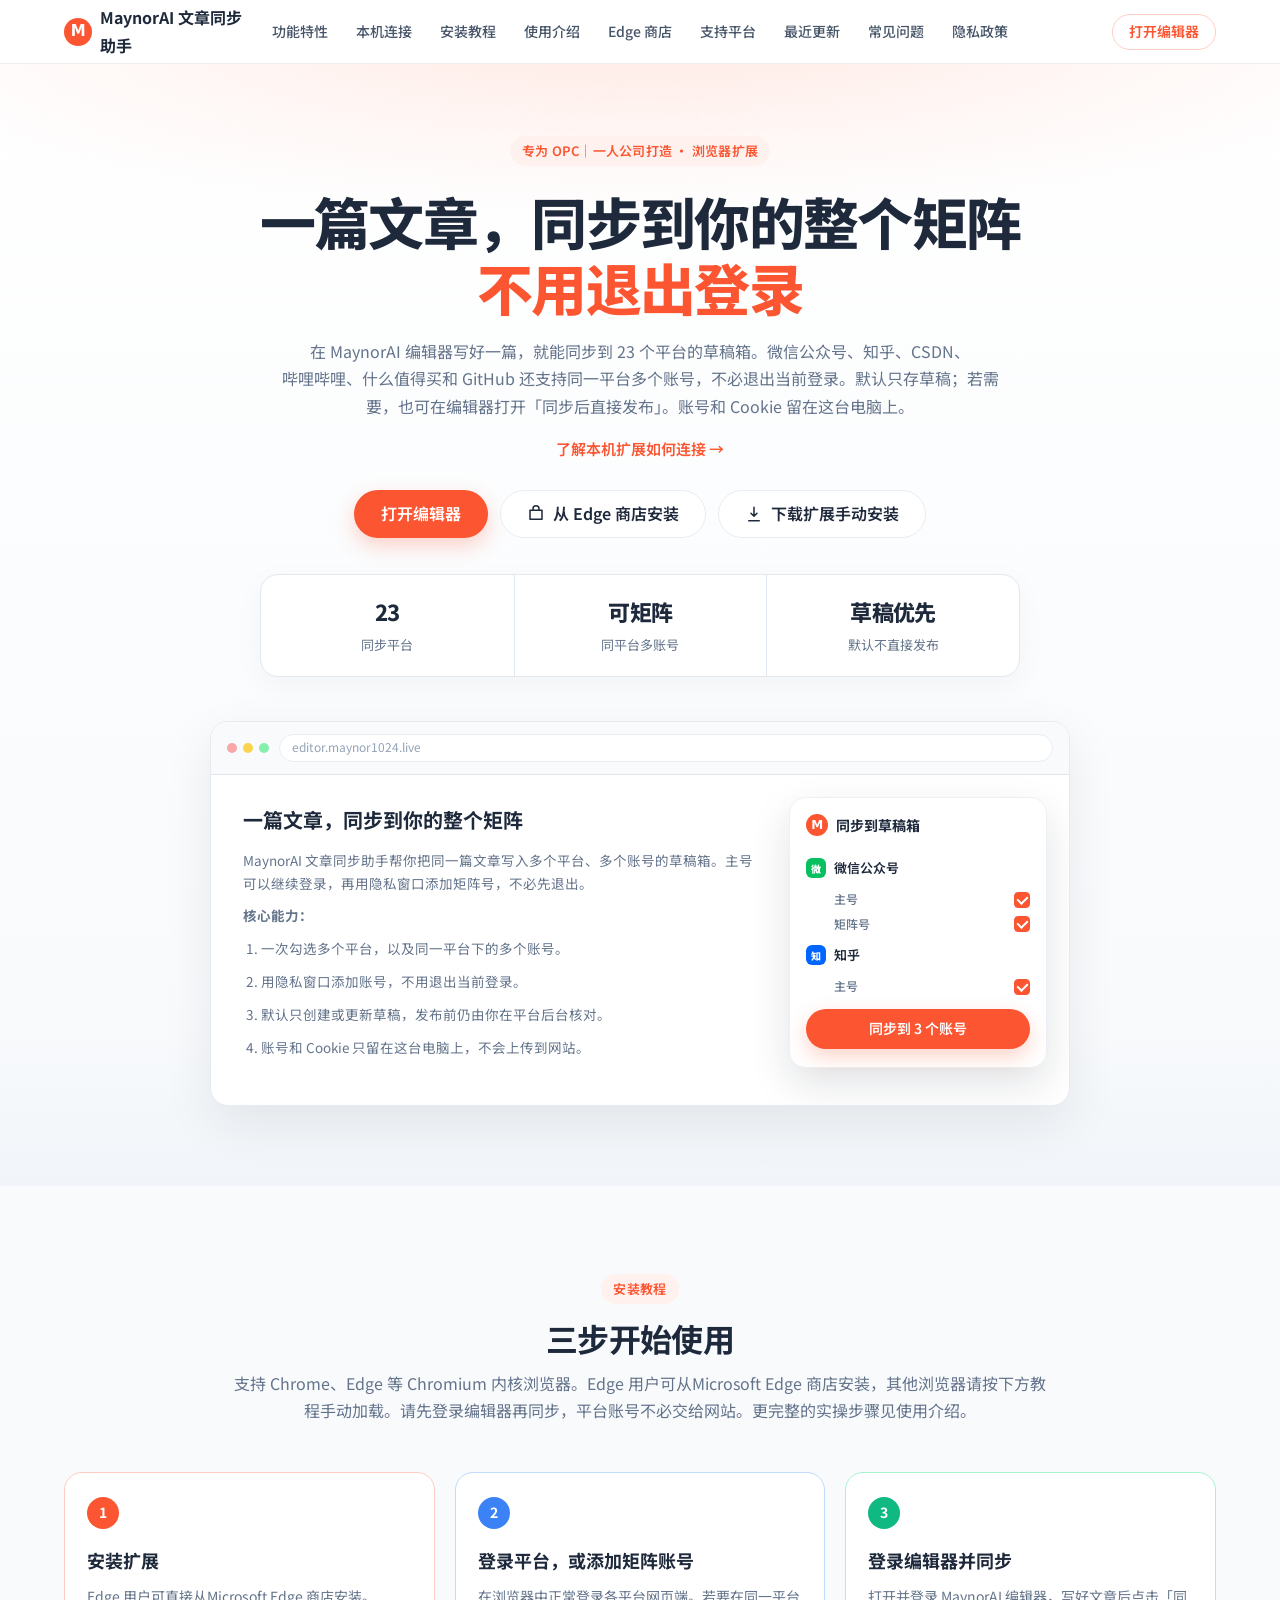
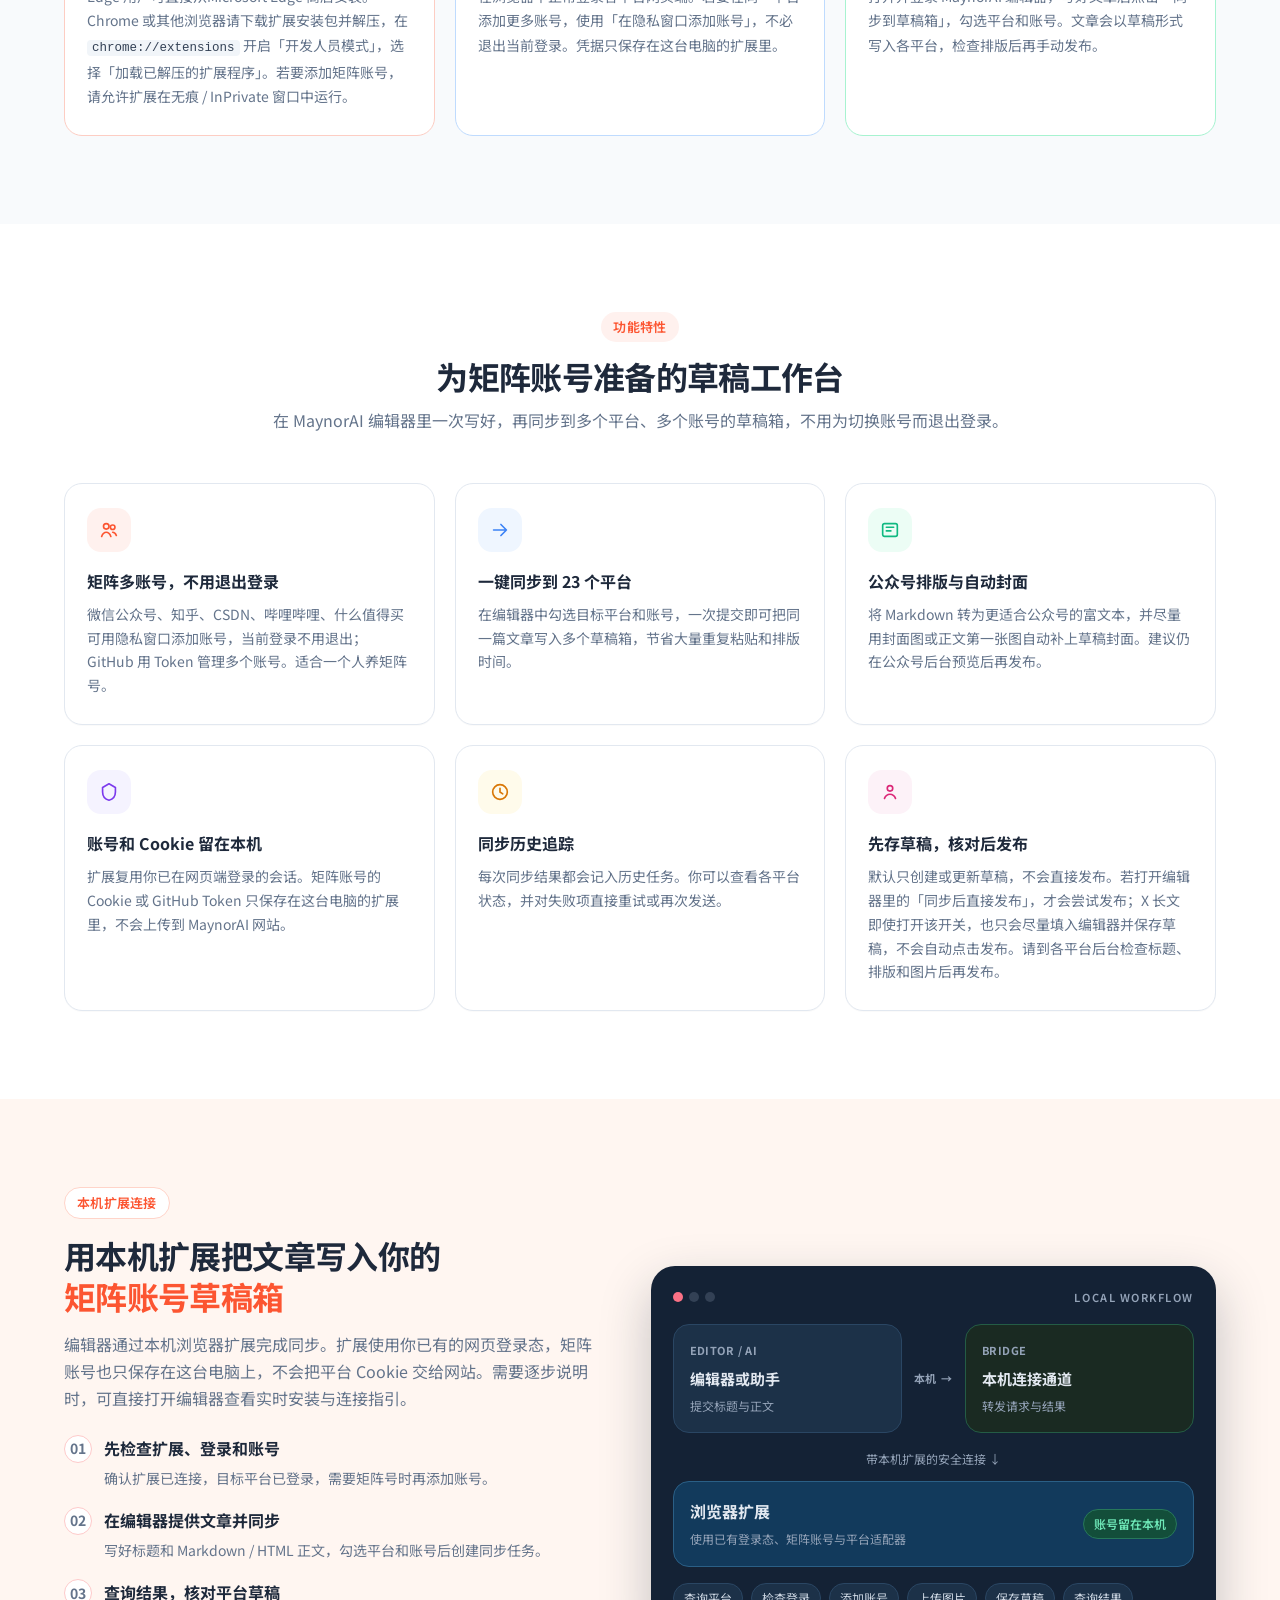
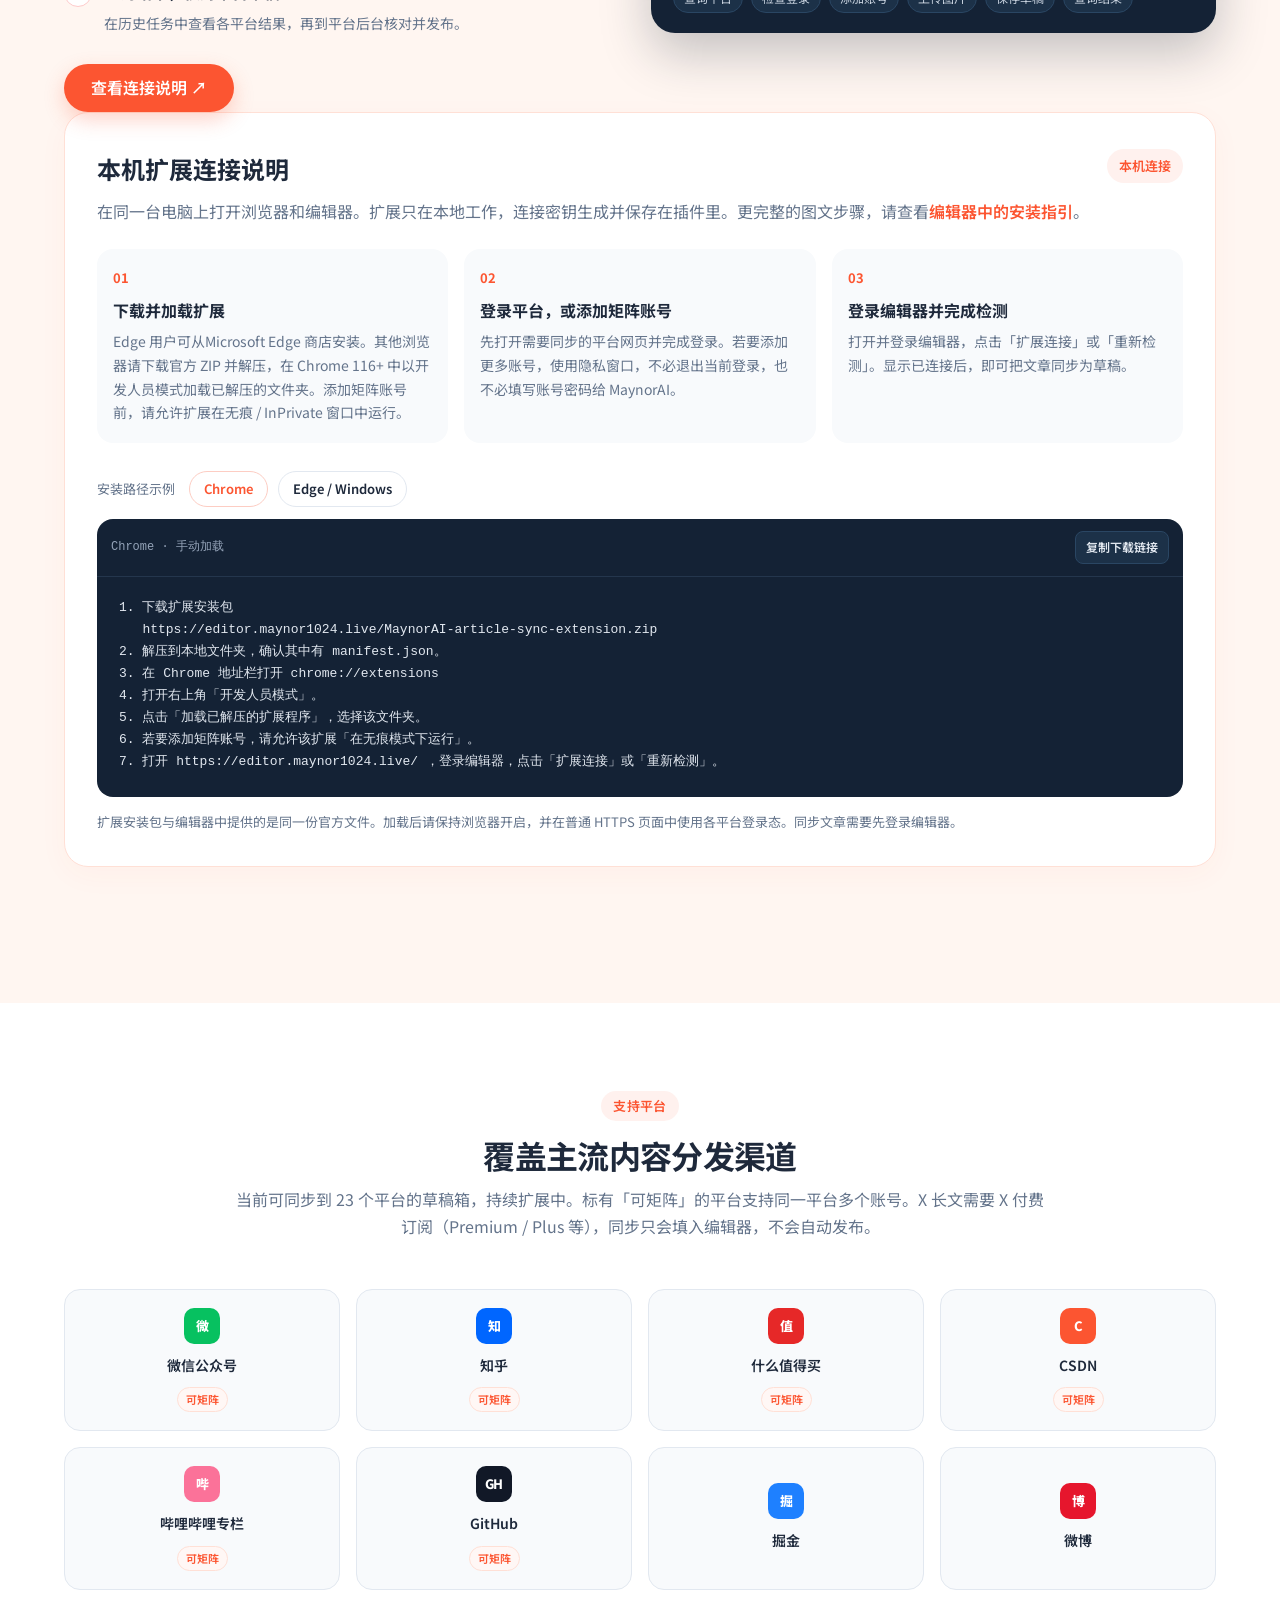
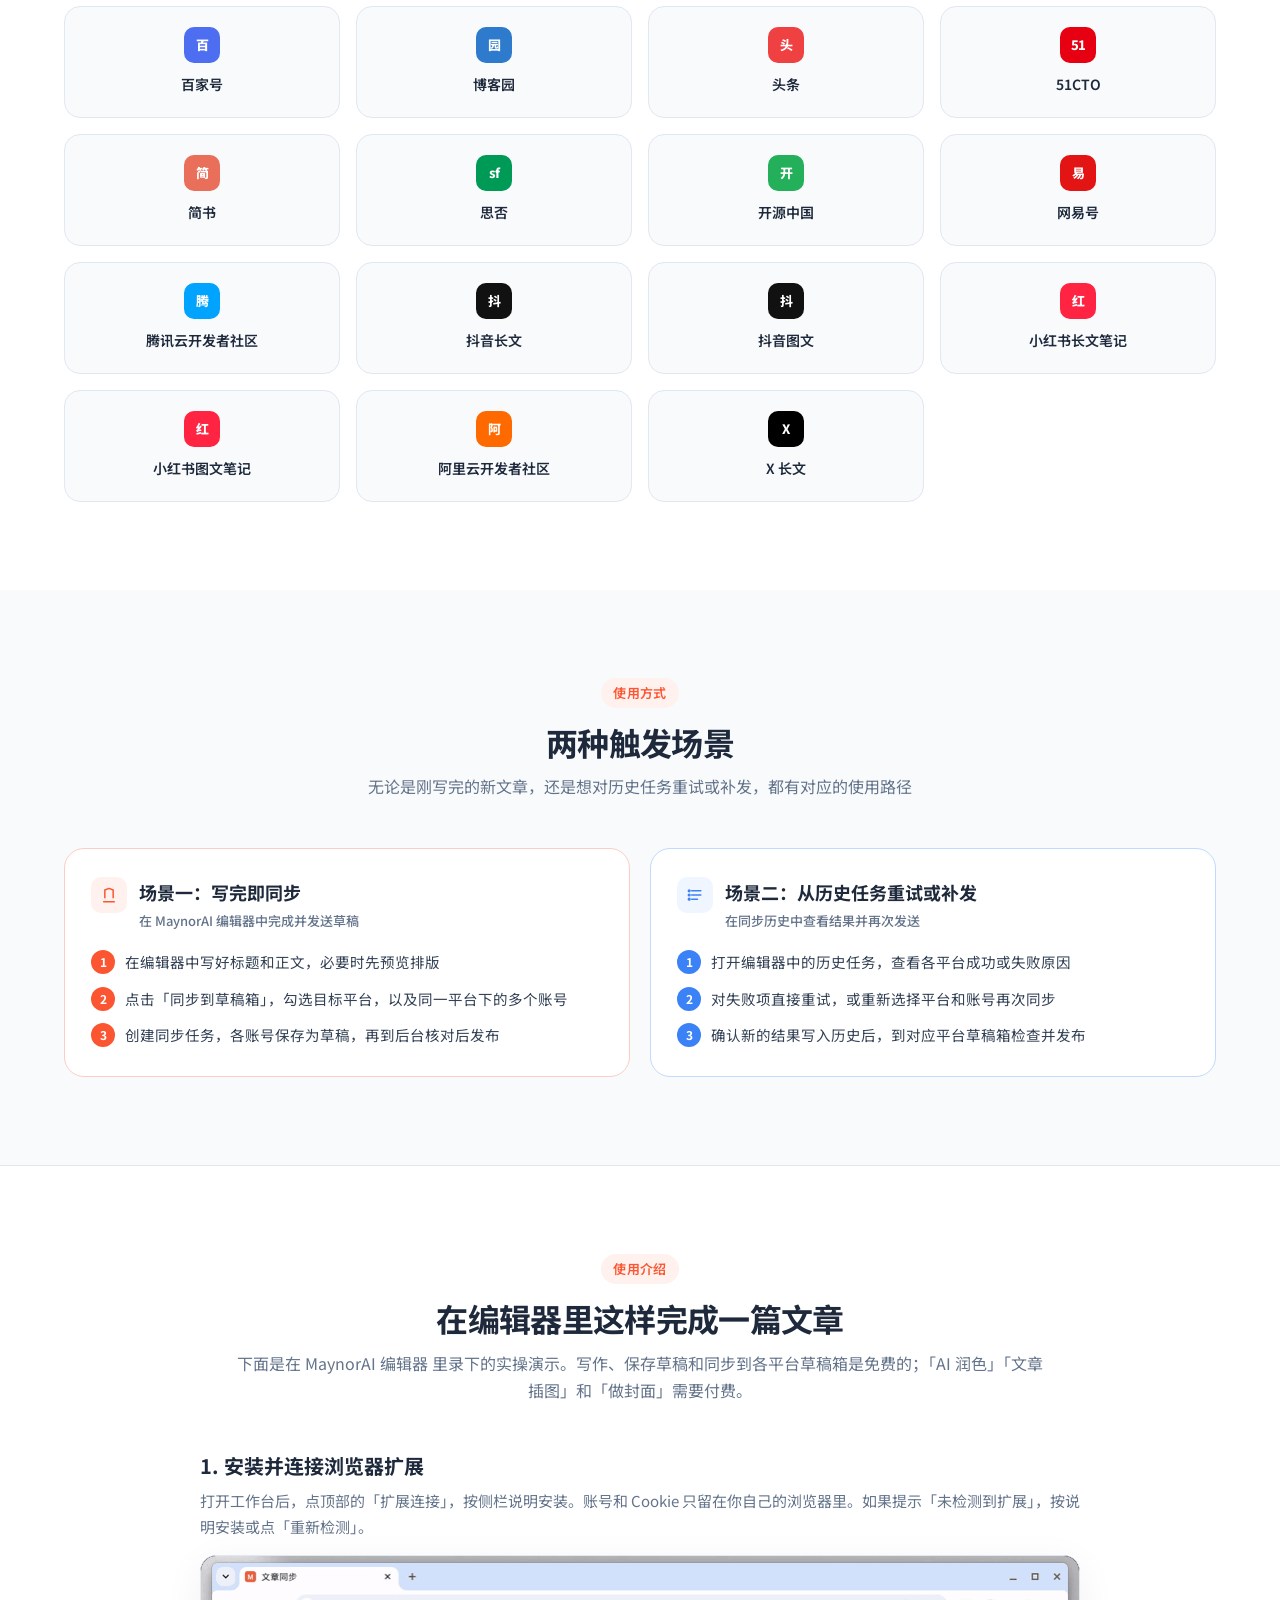
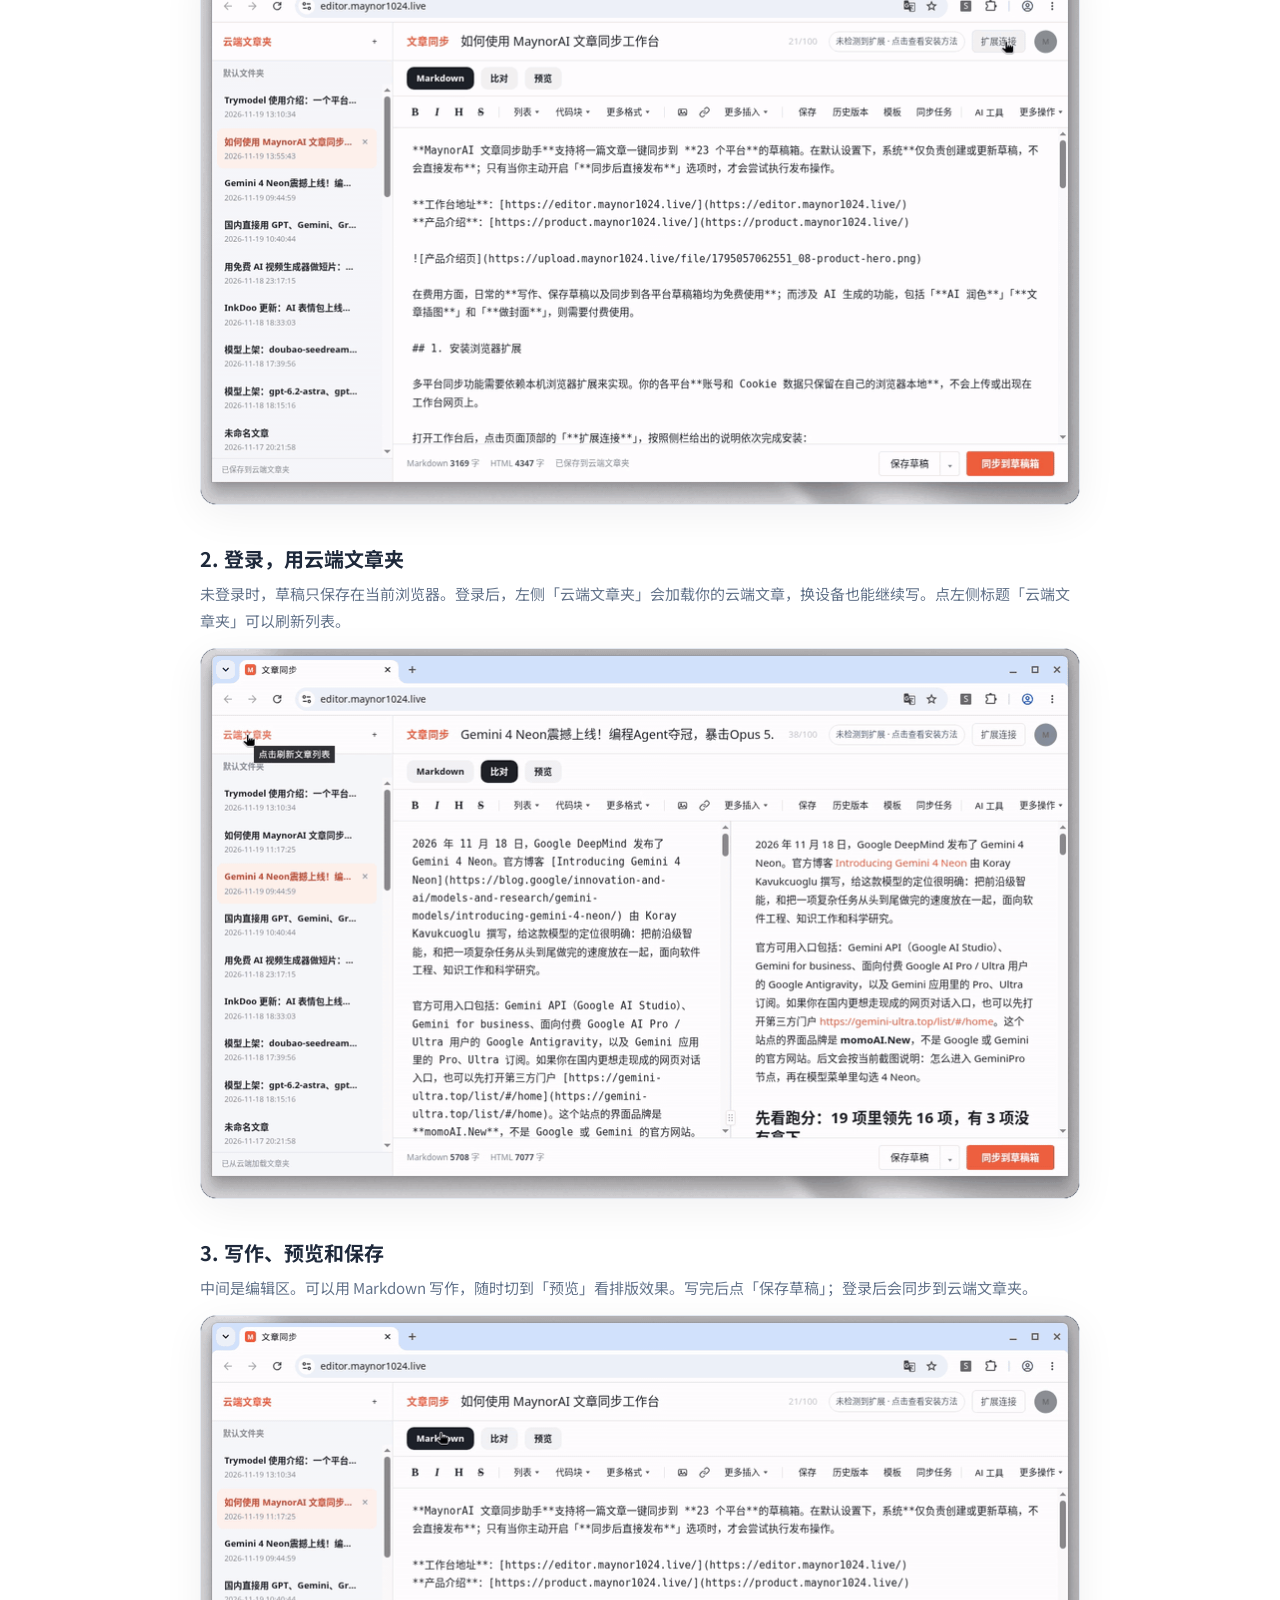
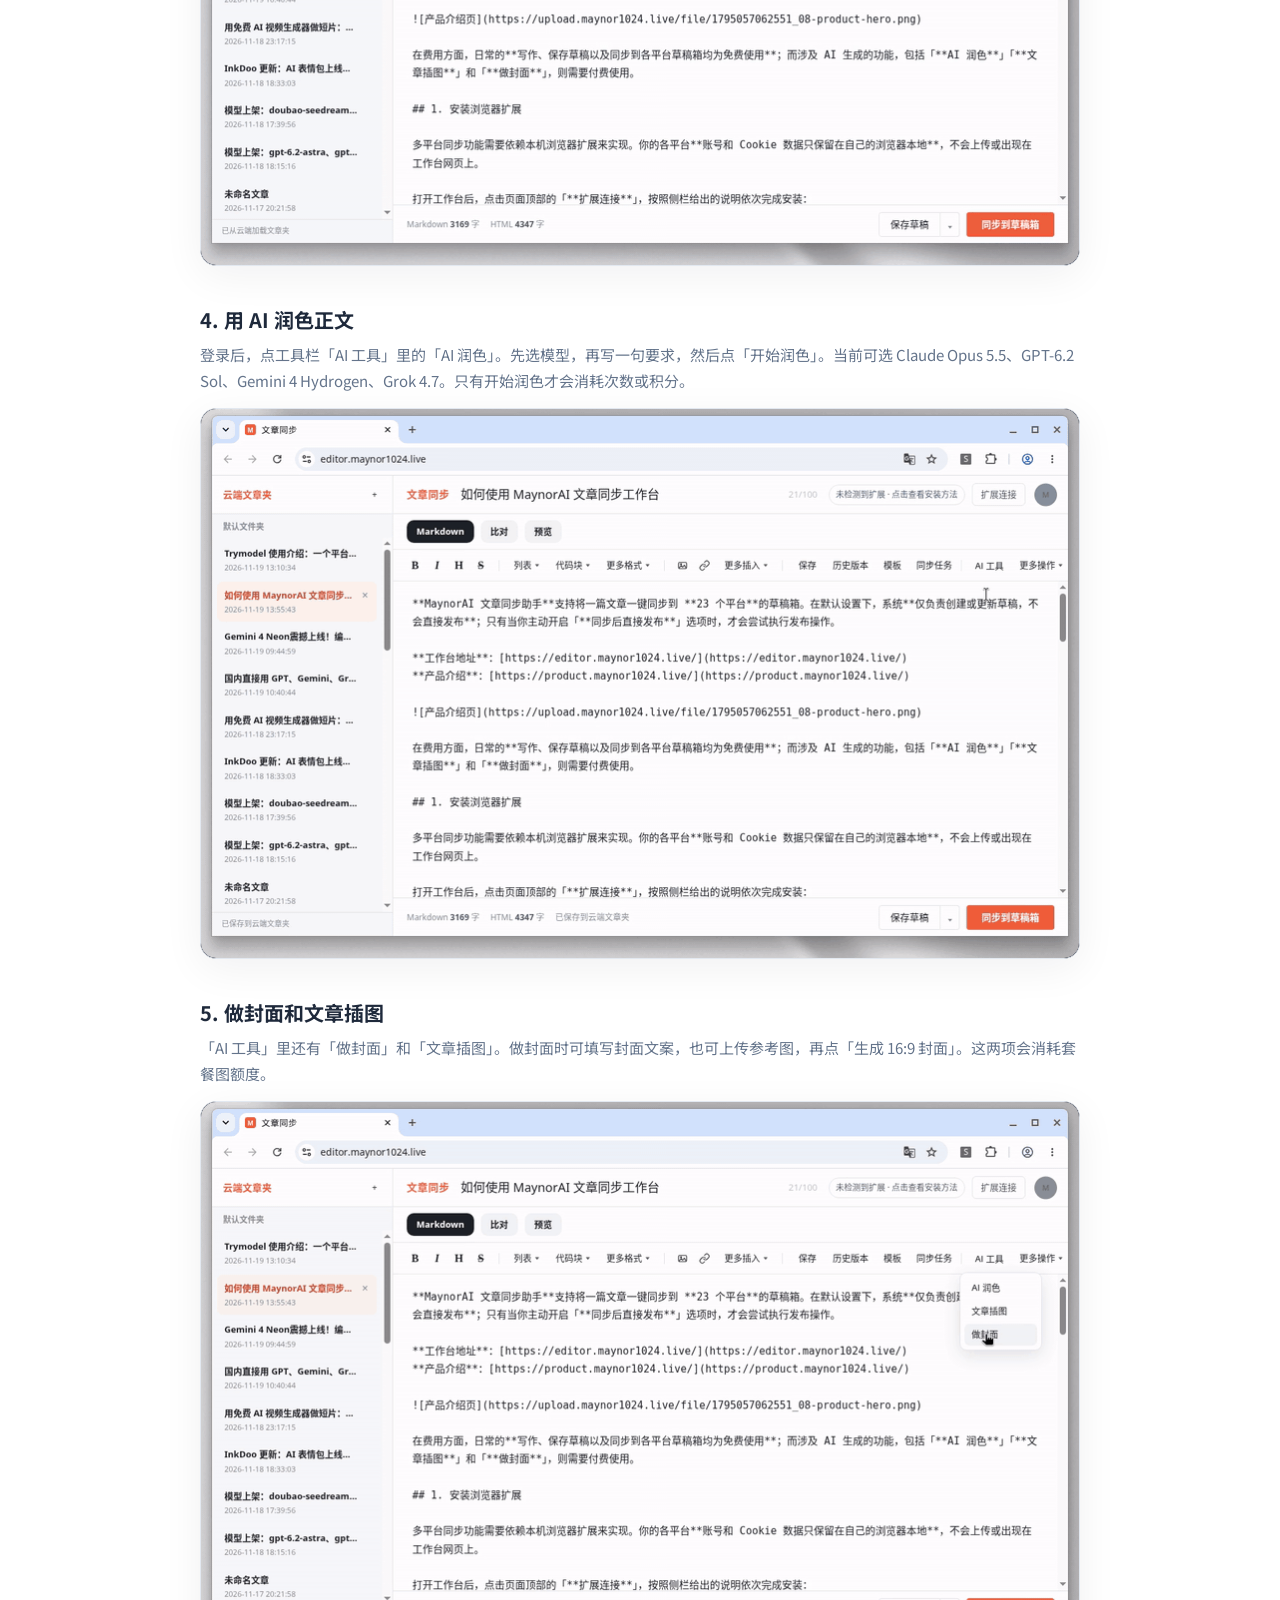
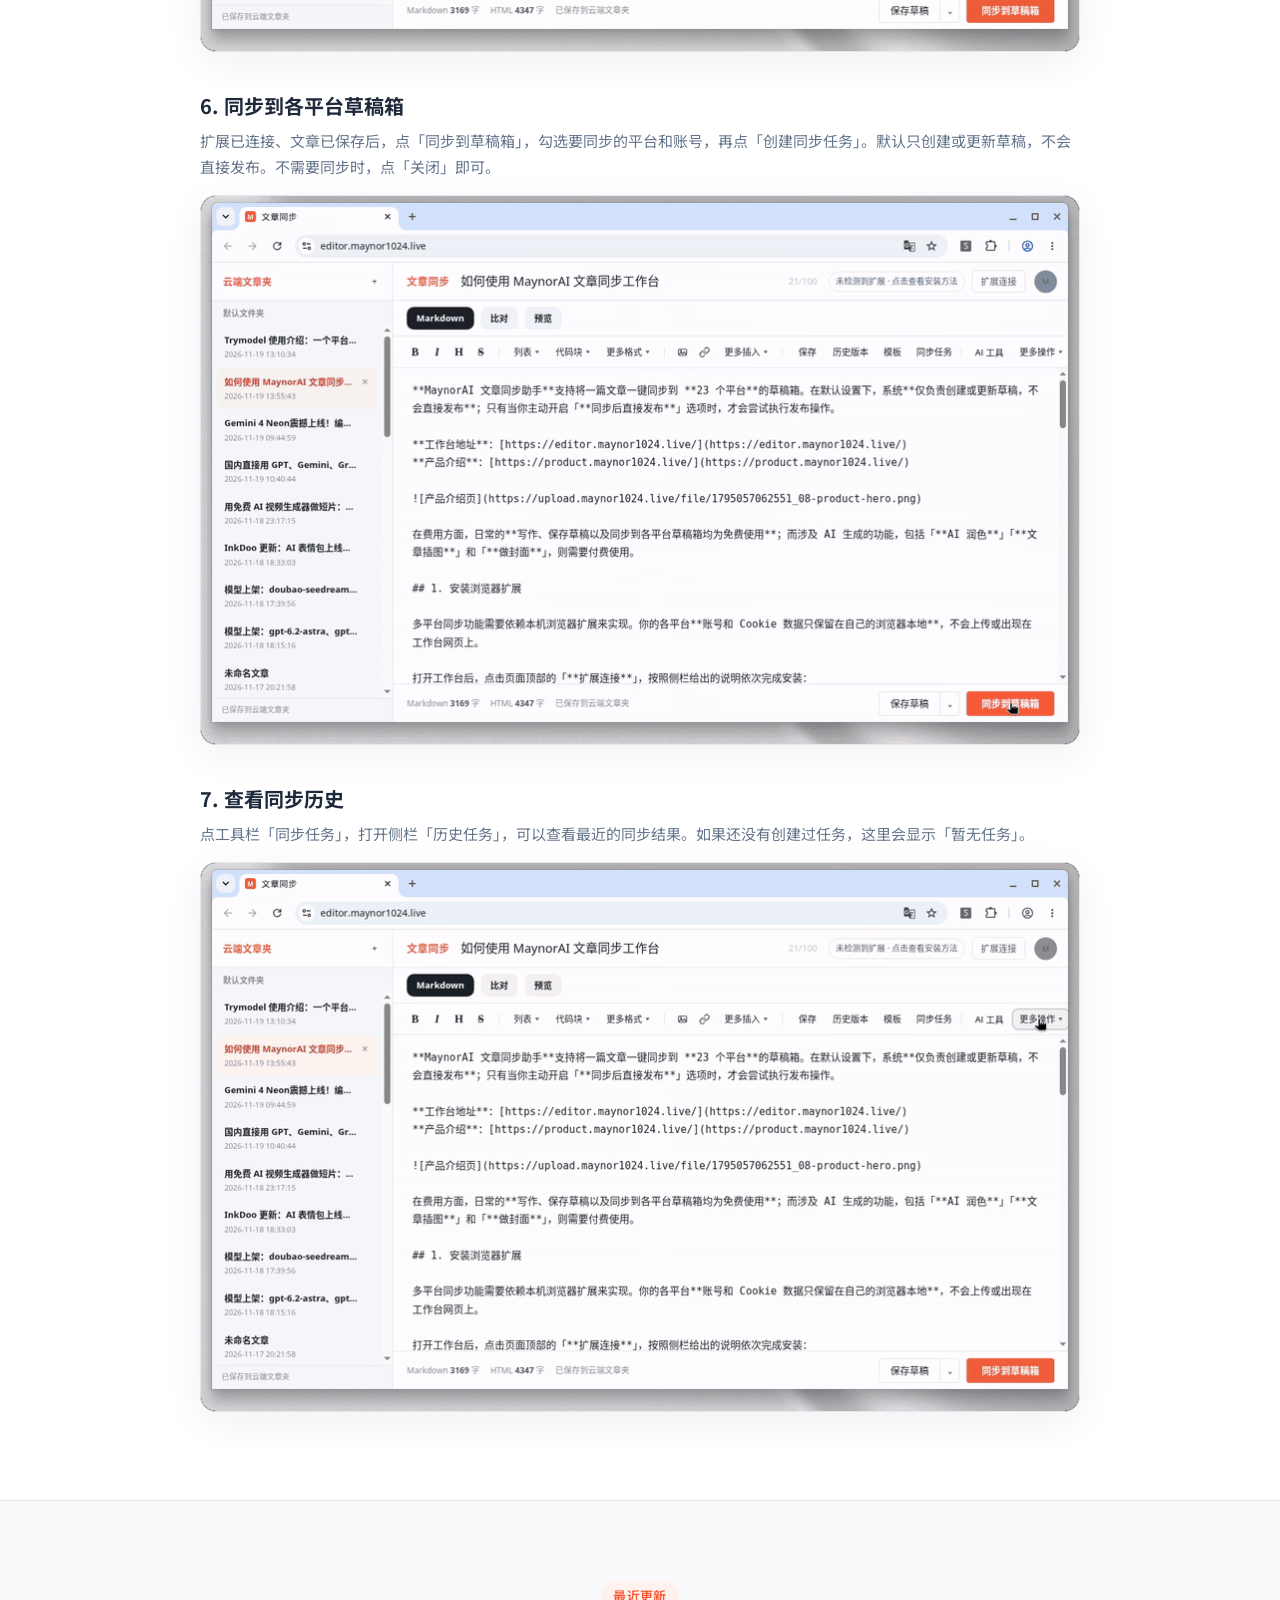
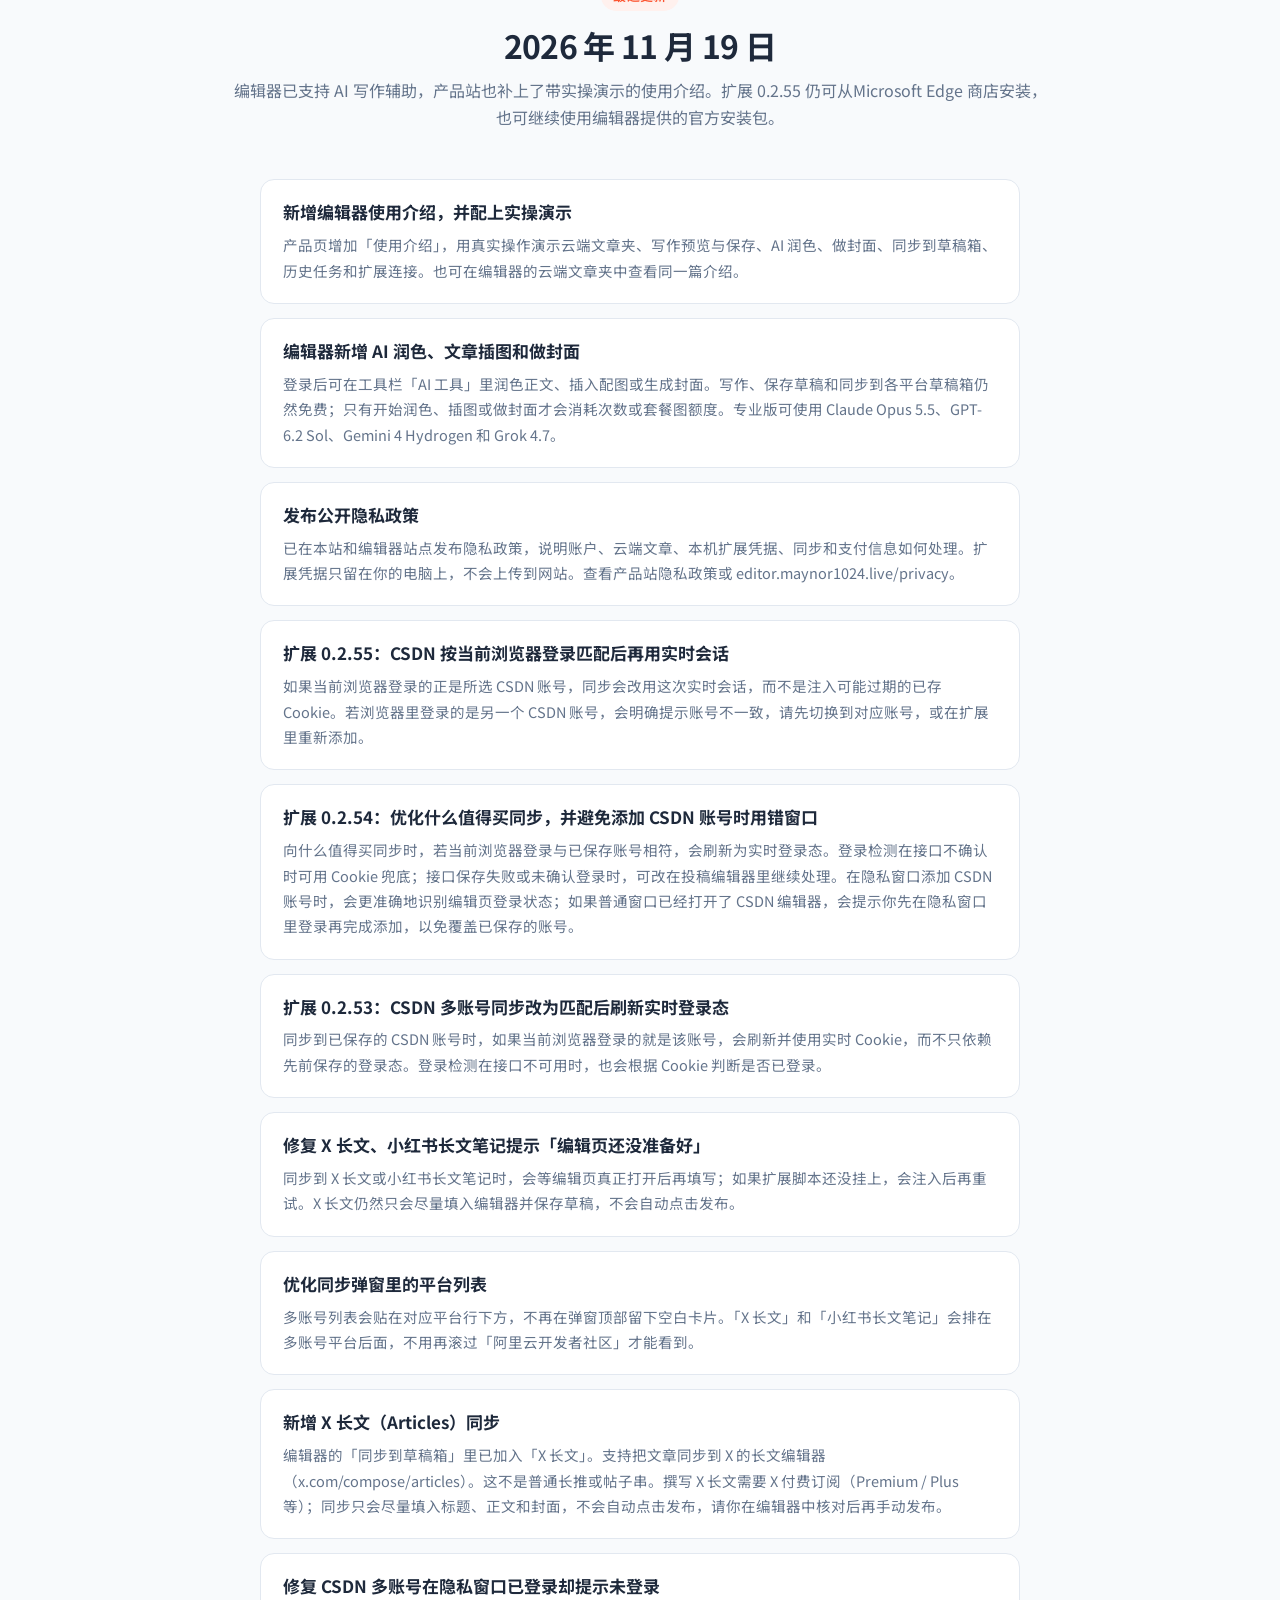
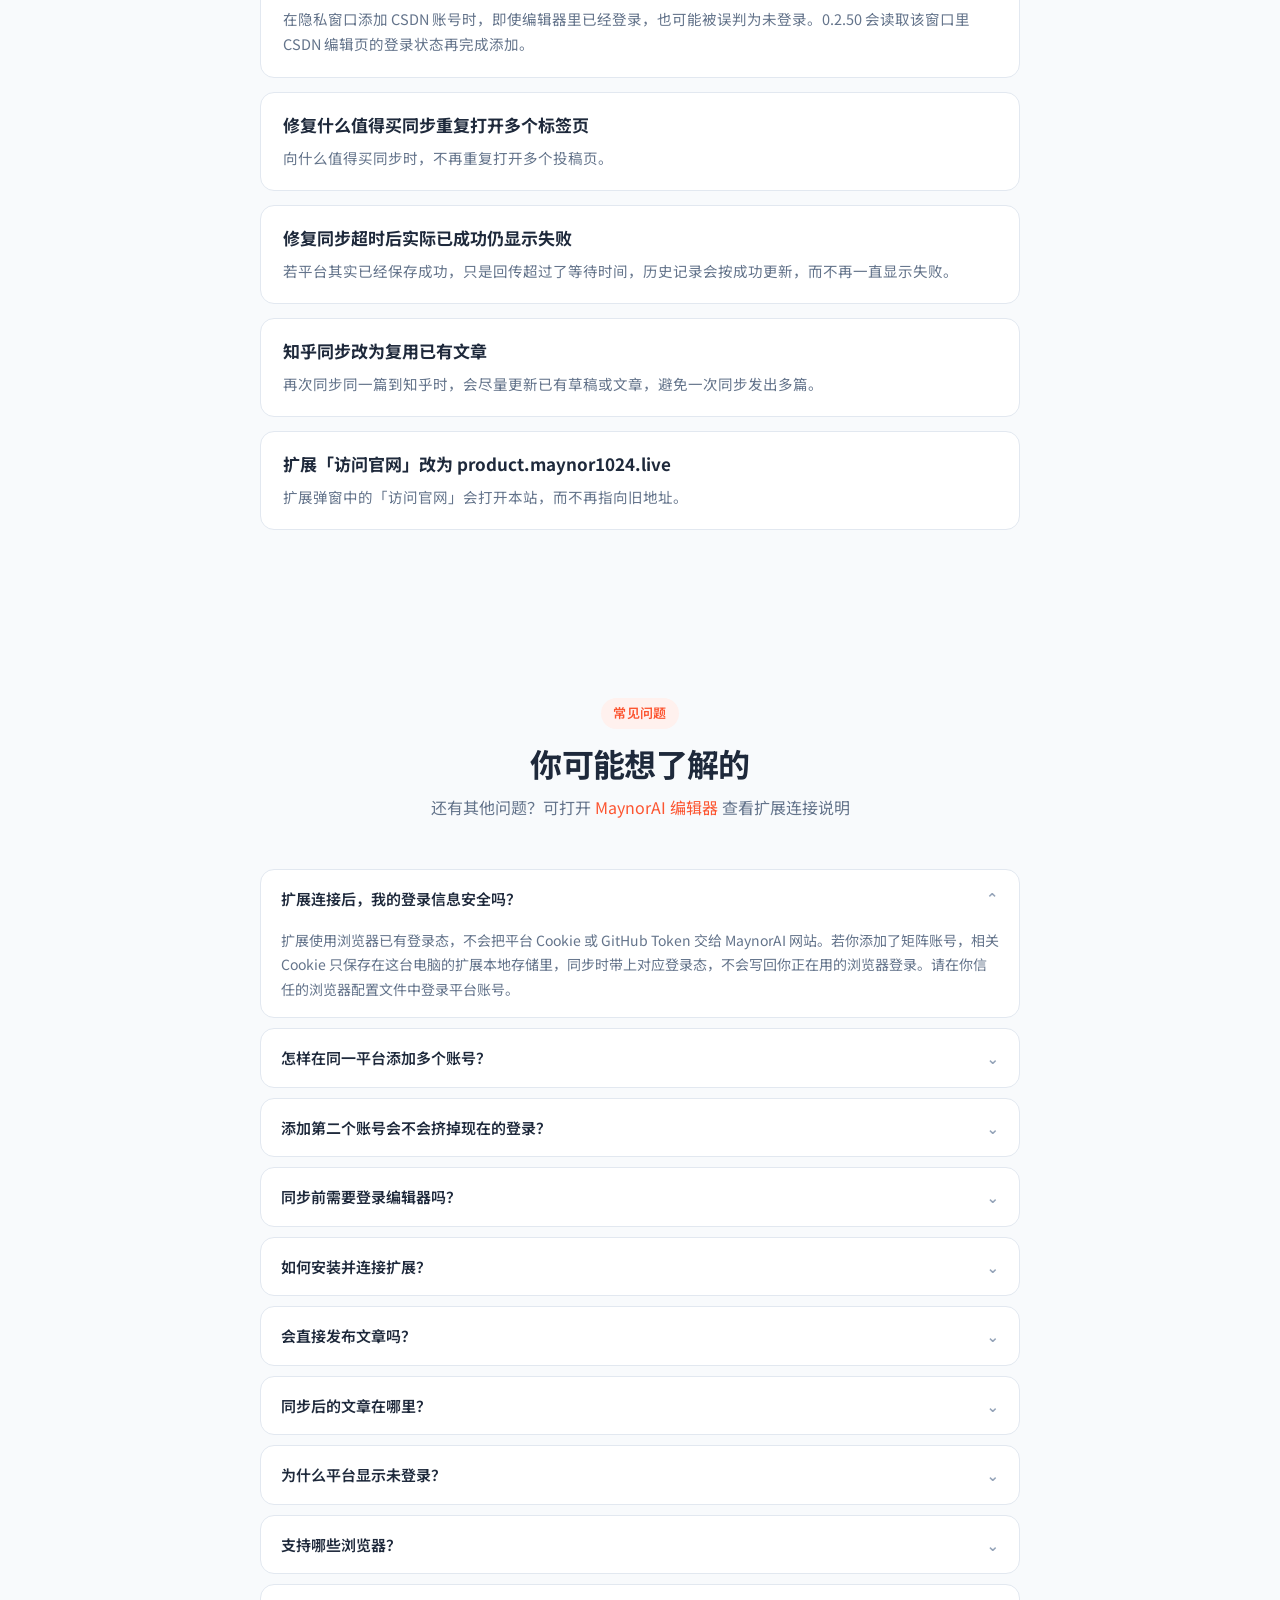
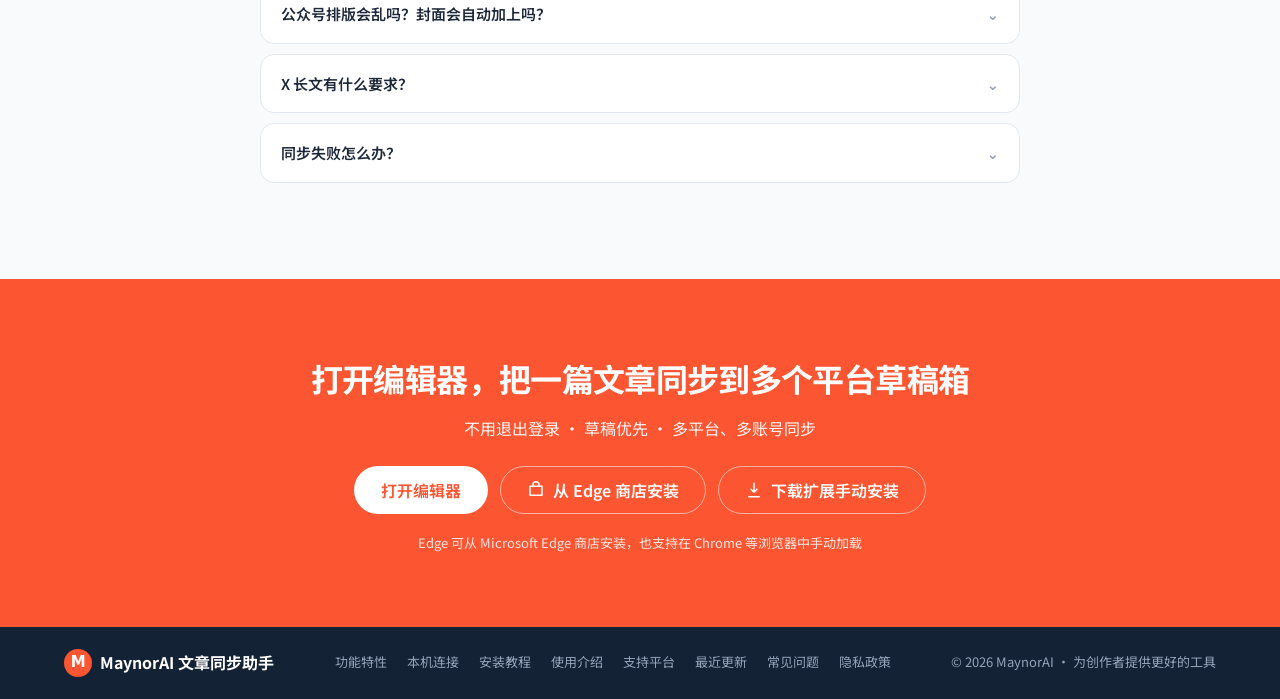
<file: index.html>
<!DOCTYPE html>
<html lang="zh-CN">
<head>
  <meta charset="UTF-8" />
  <meta name="viewport" content="width=device-width, initial-scale=1.0, viewport-fit=cover" />
  <title>MaynorAI 文章同步助手 - 一篇文章同步到多个平台草稿箱</title>
  <meta name="description" content="把一篇文章同步到微信公众号、知乎、CSDN、哔哩哔哩、什么值得买、GitHub 等 23 个平台的草稿箱，不用退出登录。默认只创建或更新草稿；若在编辑器打开「同步后直接发布」，才会尝试发布。X 长文仍不会自动发布。账号和 Cookie 只留在这台电脑上。" />
  <link rel="canonical" href="https://product.maynor1024.live/" />
  <link rel="icon" href="assets/favicon.ico" sizes="any" />
  <link rel="icon" type="image/png" href="assets/favicon-32.png" sizes="32x32" />
  <link rel="apple-touch-icon" href="assets/apple-touch-icon.png" />
  <link rel="preconnect" href="https://fonts.googleapis.com" />
  <link rel="preconnect" href="https://fonts.gstatic.com" crossorigin />
  <link href="https://fonts.googleapis.com/css2?family=Noto+Sans+SC:wght@400;500;600;700;800&display=swap" rel="stylesheet" />
  <link rel="stylesheet" href="styles.css" />
</head>
<body>
  <header class="site-header">
    <div class="wrap">
      <a class="brand" href="#">
        <span class="brand-mark" aria-hidden="true">M</span>
        MaynorAI 文章同步助手
      </a>
      <nav class="nav-center" aria-label="页面导航">
        <a href="#features">功能特性</a>
        <a href="#mcp">本机连接</a>
        <a href="#install">安装教程</a>
        <a href="#guide">使用介绍</a>
        <a href="https://microsoftedge.microsoft.com/addons/detail/dmcofieibhiconcpflacmblnkpklhnho" target="_blank" rel="noopener noreferrer">Edge 商店</a>
        <a href="#platforms">支持平台</a>
        <a href="#updates">最近更新</a>
        <a href="#faq">常见问题</a>
        <a href="privacy/">隐私政策</a>
      </nav>
      <a class="header-cta" href="https://editor.maynor1024.live/">打开编辑器</a>
      <button class="menu-btn" type="button" aria-label="打开菜单" aria-expanded="false" data-menu-toggle>
        <span></span><span></span><span></span>
      </button>
    </div>
  </header>
  <div class="mobile-nav" id="mobile-nav-panel" hidden>
    <a href="#features">功能特性</a>
    <a href="#mcp">本机连接</a>
    <a href="#install">安装教程</a>
    <a href="#guide">使用介绍</a>
    <a href="#platforms">支持平台</a>
    <a href="#updates">最近更新</a>
    <a href="#faq">常见问题</a>
    <a href="privacy/">隐私政策</a>
    <a href="https://editor.maynor1024.live/">打开编辑器</a>
  </div>

  <main>
    <section class="hero">
      <div class="wrap">
        <div class="eyebrow hero-eyebrow">专为 OPC｜一人公司打造 · 浏览器扩展</div>
        <h1>
          <span class="line">一篇文章，同步到你的整个矩阵</span>
          <span class="accent">不用退出登录</span>
        </h1>
        <p class="hero-lead">在 MaynorAI 编辑器写好一篇，就能同步到 23 个平台的草稿箱。<span class="nowrap">微信公众号</span>、<span class="nowrap">知乎</span>、<span class="nowrap">CSDN</span>、<span class="nowrap">哔哩哔哩</span>、<span class="nowrap">什么值得买</span>和 <span class="nowrap">GitHub</span> 还支持同一平台多个账号，不必退出当前登录。默认只存草稿；若需要，也可在编辑器打开「同步后直接发布」。账号和 Cookie 留在这台电脑上。</p>
        <a class="hero-link" href="#mcp">了解本机扩展如何连接 →</a>
        <div class="hero-actions">
          <a class="btn btn-primary" href="https://editor.maynor1024.live/">打开编辑器</a>
          <a class="btn btn-ghost" href="https://microsoftedge.microsoft.com/addons/detail/dmcofieibhiconcpflacmblnkpklhnho" target="_blank" rel="noopener noreferrer">
            <svg viewBox="0 0 24 24" fill="none" stroke="currentColor" stroke-width="2" aria-hidden="true"><path d="M4 7h16v12H4z" stroke-linecap="round" stroke-linejoin="round"/><path d="M8 7V5a4 4 0 0 1 8 0v2" stroke-linecap="round" stroke-linejoin="round"/></svg>
            从 Edge 商店安装
          </a>
          <a class="btn btn-ghost" href="https://editor.maynor1024.live/MaynorAI-article-sync-extension.zip">
            <svg viewBox="0 0 24 24" fill="none" stroke="currentColor" stroke-width="2" aria-hidden="true"><path d="M12 3v12m0 0 4-4m-4 4-4-4M5 21h14" stroke-linecap="round" stroke-linejoin="round"/></svg>
            下载扩展手动安装
          </a>
        </div>
        <div class="hero-stats" aria-label="产品数据">
          <div><b>23</b><span>同步平台</span></div>
          <div><b>可矩阵</b><span>同平台多账号</span></div>
          <div><b>草稿优先</b><span>默认不直接发布</span></div>
        </div>
        <div class="hero-mock" aria-hidden="true">
          <div class="browser">
            <div class="browser-bar">
              <div class="dots"><i></i><i></i><i></i></div>
              <div class="addr">editor.maynor1024.live</div>
            </div>
            <div class="browser-body">
              <div class="article">
                <h3>一篇文章，同步到你的整个矩阵</h3>
                <p>MaynorAI 文章同步助手帮你把同一篇文章写入多个平台、多个账号的草稿箱。主号可以继续登录，再用隐私窗口添加矩阵号，不必先退出。</p>
                <p><strong>核心能力：</strong></p>
                <ol>
                  <li>一次勾选多个平台，以及同一平台下的多个账号。</li>
                  <li>用隐私窗口添加账号，不用退出当前登录。</li>
                  <li>默认只创建或更新草稿，发布前仍由你在平台后台核对。</li>
                  <li>账号和 Cookie 只留在这台电脑上，不会上传到网站。</li>
                </ol>
              </div>
              <aside class="popup">
                <h4><span class="brand-mark">M</span> 同步到草稿箱</h4>
                <div class="plat is-on"><span class="pmark" style="background:#07C160;width:20px;height:20px;font-size:10px;border-radius:6px">微</span>微信公众号</div>
                <div class="plat-acc is-on"><span>主号</span><span class="box"></span></div>
                <div class="plat-acc is-on"><span>矩阵号</span><span class="box"></span></div>
                <div class="plat is-on"><span class="pmark" style="background:#0066FF;width:20px;height:20px;font-size:10px;border-radius:6px">知</span>知乎</div>
                <div class="plat-acc is-on"><span>主号</span><span class="box"></span></div>
                <a class="btn btn-primary" href="https://editor.maynor1024.live/">同步到 3 个账号</a>
              </aside>
            </div>
          </div>
        </div>
      </div>
    </section>

    <section id="install">
      <div class="wrap">
        <div class="section-head">
          <span class="eyebrow">安装教程</span>
          <h2>三步开始使用</h2>
          <p>支持 Chrome、Edge 等 Chromium 内核浏览器。Edge 用户可从<a href="https://microsoftedge.microsoft.com/addons/detail/dmcofieibhiconcpflacmblnkpklhnho" target="_blank" rel="noopener noreferrer">Microsoft Edge 商店</a>安装，其他浏览器请按下方教程手动加载。请先登录编辑器再同步，平台账号不必交给网站。更完整的实操步骤见<a href="#guide">使用介绍</a>。</p>
        </div>
        <div class="steps">
          <article class="step">
            <div class="step-num">1</div>
            <h3>安装扩展</h3>
            <p>Edge 用户可直接从<a href="https://microsoftedge.microsoft.com/addons/detail/dmcofieibhiconcpflacmblnkpklhnho" target="_blank" rel="noopener noreferrer">Microsoft Edge 商店</a>安装。Chrome 或其他浏览器请下载扩展安装包并解压，在 <code>chrome://extensions</code> 开启「开发人员模式」，选择「加载已解压的扩展程序」。若要添加矩阵账号，请允许扩展在无痕 / InPrivate 窗口中运行。</p>
          </article>
          <article class="step blue">
            <div class="step-num">2</div>
            <h3>登录平台，或添加矩阵账号</h3>
            <p>在浏览器中正常登录各平台网页端。若要在同一平台添加更多账号，使用「在隐私窗口添加账号」，不必退出当前登录。凭据只保存在这台电脑的扩展里。</p>
          </article>
          <article class="step green">
            <div class="step-num">3</div>
            <h3>登录编辑器并同步</h3>
            <p>打开并登录 MaynorAI 编辑器，写好文章后点击「同步到草稿箱」，勾选平台和账号。文章会以草稿形式写入各平台，检查排版后再手动发布。</p>
          </article>
        </div>
      </div>
    </section>

    <section id="features">
      <div class="wrap">
        <div class="section-head">
          <span class="eyebrow">功能特性</span>
          <h2>为矩阵账号准备的草稿工作台</h2>
          <p>在 MaynorAI 编辑器里一次写好，再同步到多个平台、多个账号的草稿箱，不用为切换账号而退出登录。</p>
        </div>
        <div class="features">
          <article class="feature">
            <div class="ficon c-orange" aria-hidden="true">
              <svg viewBox="0 0 24 24" fill="none" stroke="currentColor" stroke-width="1.8"><circle cx="9" cy="8" r="3"/><circle cx="16" cy="9" r="2.5"/><path d="M4 19c1.1-3 3-4.5 5-4.5s3.9 1.5 5 4.5M16 14.5c1.6 0 3.1 1.1 4 3.5" stroke-linecap="round"/></svg>
            </div>
            <h3>矩阵多账号，不用退出登录</h3>
            <p>微信公众号、知乎、CSDN、哔哩哔哩、什么值得买可用隐私窗口添加账号，当前登录不用退出；GitHub 用 Token 管理多个账号。适合一个人养矩阵号。</p>
          </article>
          <article class="feature">
            <div class="ficon c-blue" aria-hidden="true">
              <svg viewBox="0 0 24 24" fill="none" stroke="currentColor" stroke-width="1.8"><path d="M5 12h14M13 6l6 6-6 6" stroke-linecap="round" stroke-linejoin="round"/></svg>
            </div>
            <h3>一键同步到 23 个平台</h3>
            <p>在编辑器中勾选目标平台和账号，一次提交即可把同一篇文章写入多个草稿箱，节省大量重复粘贴和排版时间。</p>
          </article>
          <article class="feature">
            <div class="ficon c-green" aria-hidden="true">
              <svg viewBox="0 0 24 24" fill="none" stroke="currentColor" stroke-width="1.8"><rect x="4" y="5" width="16" height="14" rx="2"/><path d="M8 9h8M8 13h5" stroke-linecap="round"/></svg>
            </div>
            <h3>公众号排版与自动封面</h3>
            <p>将 Markdown 转为更适合公众号的富文本，并尽量用封面图或正文第一张图自动补上草稿封面。建议仍在公众号后台预览后再发布。</p>
          </article>
          <article class="feature">
            <div class="ficon c-purple" aria-hidden="true">
              <svg viewBox="0 0 24 24" fill="none" stroke="currentColor" stroke-width="1.8"><path d="M12 3 5 7v5c0 5 3.2 8 7 9 3.8-1 7-4 7-9V7l-7-4z" stroke-linejoin="round"/></svg>
            </div>
            <h3>账号和 Cookie 留在本机</h3>
            <p>扩展复用你已在网页端登录的会话。矩阵账号的 Cookie 或 GitHub Token 只保存在这台电脑的扩展里，不会上传到 MaynorAI 网站。</p>
          </article>
          <article class="feature">
            <div class="ficon c-amber" aria-hidden="true">
              <svg viewBox="0 0 24 24" fill="none" stroke="currentColor" stroke-width="1.8"><circle cx="12" cy="12" r="8"/><path d="M12 8v4l3 2" stroke-linecap="round"/></svg>
            </div>
            <h3>同步历史追踪</h3>
            <p>每次同步结果都会记入历史任务。你可以查看各平台状态，并对失败项直接重试或再次发送。</p>
          </article>
          <article class="feature">
            <div class="ficon c-pink" aria-hidden="true">
              <svg viewBox="0 0 24 24" fill="none" stroke="currentColor" stroke-width="1.8"><circle cx="12" cy="8" r="3"/><path d="M6 19c1.2-3 3.2-4.5 6-4.5S16.8 16 18 19" stroke-linecap="round"/></svg>
            </div>
            <h3>先存草稿，核对后发布</h3>
            <p>默认只创建或更新草稿，不会直接发布。若打开编辑器里的「同步后直接发布」，才会尝试发布；X 长文即使打开该开关，也只会尽量填入编辑器并保存草稿，不会自动点击发布。请到各平台后台检查标题、排版和图片后再发布。</p>
          </article>
        </div>
      </div>
    </section>

    <div class="mcp-band">
      <section id="mcp">
        <div class="wrap mcp-grid">
          <div class="mcp-copy">
            <span class="eyebrow">本机扩展连接</span>
            <h2>用本机扩展把文章写入你的<br /><span class="accent">矩阵账号草稿箱</span></h2>
            <p>编辑器通过本机浏览器扩展完成同步。扩展使用你已有的网页登录态，矩阵账号也只保存在这台电脑上，不会把平台 Cookie 交给网站。需要逐步说明时，可直接打开编辑器查看实时安装与连接指引。</p>
            <ol class="mcp-steps">
              <li>
                <span class="idx">01</span>
                <div><b>先检查扩展、登录和账号</b><span>确认扩展已连接，目标平台已登录，需要矩阵号时再添加账号。</span></div>
              </li>
              <li>
                <span class="idx">02</span>
                <div><b>在编辑器提供文章并同步</b><span>写好标题和 Markdown / HTML 正文，勾选平台和账号后创建同步任务。</span></div>
              </li>
              <li>
                <span class="idx">03</span>
                <div><b>查询结果，核对平台草稿</b><span>在历史任务中查看各平台结果，再到平台后台核对并发布。</span></div>
              </li>
            </ol>
            <a class="btn btn-primary" href="#mcp-setup">查看连接说明 ↗</a>
          </div>
          <div class="workflow" role="img" aria-label="编辑器通过本机连接调用浏览器扩展，将提供的文章保存为已登录平台和矩阵账号的草稿，Cookie 留在本机">
            <div class="workflow-head">
              <div class="dots"><i></i><i></i><i></i></div>
              <div class="wf-label">LOCAL WORKFLOW</div>
            </div>
            <div class="wf-row">
              <div class="wf-card">
                <em>EDITOR / AI</em>
                <strong>编辑器或助手</strong>
                <p>提交标题与正文</p>
              </div>
              <div class="wf-arrow">本机 →</div>
              <div class="wf-card alt">
                <em>BRIDGE</em>
                <strong>本机连接通道</strong>
                <p>转发请求与结果</p>
              </div>
            </div>
            <div class="wf-down">带本机扩展的安全连接 ↓</div>
            <div class="wf-ext">
              <div>
                <strong>浏览器扩展</strong>
                <p>使用已有登录态、矩阵账号与平台适配器</p>
              </div>
              <span class="cookie">账号留在本机</span>
            </div>
            <div class="wf-tools">
              <span>查询平台</span>
              <span>检查登录</span>
              <span>添加账号</span>
              <span>上传图片</span>
              <span>保存草稿</span>
              <span>查询结果</span>
            </div>
          </div>
        </div>
      </section>

      <section id="mcp-setup">
        <div class="wrap">
          <div class="setup-card">
            <div class="setup-top">
              <div>
                <h2>本机扩展连接说明</h2>
                <p>在同一台电脑上打开浏览器和编辑器。扩展只在本地工作，连接密钥生成并保存在插件里。更完整的图文步骤，请查看<a class="nowrap" href="https://editor.maynor1024.live/" style="color:#fc5531;font-weight:600">编辑器中的安装指引</a>。</p>
              </div>
              <span class="pill">本机连接</span>
            </div>
            <div class="setup-steps">
              <article class="setup-step">
                <div class="n">01</div>
                <h3>下载并加载扩展</h3>
                <p>Edge 用户可从<a href="https://microsoftedge.microsoft.com/addons/detail/dmcofieibhiconcpflacmblnkpklhnho" target="_blank" rel="noopener noreferrer">Microsoft Edge 商店</a>安装。其他浏览器请下载官方 ZIP 并解压，在 Chrome 116+ 中以开发人员模式加载已解压的文件夹。添加矩阵账号前，请允许扩展在无痕 / InPrivate 窗口中运行。</p>
              </article>
              <article class="setup-step">
                <div class="n">02</div>
                <h3>登录平台，或添加矩阵账号</h3>
                <p>先打开需要同步的平台网页并完成登录。若要添加更多账号，使用隐私窗口，不必退出当前登录，也不必填写账号密码给 MaynorAI。</p>
              </article>
              <article class="setup-step">
                <div class="n">03</div>
                <h3>登录编辑器并完成检测</h3>
                <p>打开并登录编辑器，点击「扩展连接」或「重新检测」。显示已连接后，即可把文章同步为草稿。</p>
              </article>
            </div>
            <div class="setup-tabs">
              <span class="label">安装路径示例</span>
              <button type="button" class="tab is-active" data-os="chrome">Chrome</button>
              <button type="button" class="tab" data-os="edge">Edge / Windows</button>
            </div>
            <div class="codebox">
              <div class="code-head">
                <span id="code-label">Chrome · 手动加载</span>
                <button type="button" class="copy-btn" data-copy="https://editor.maynor1024.live/MaynorAI-article-sync-extension.zip">复制下载链接</button>
              </div>
              <pre id="code-body"></pre>
            </div>
            <p class="setup-note">扩展安装包与编辑器中提供的是同一份官方文件。加载后请保持浏览器开启，并在普通 HTTPS 页面中使用各平台登录态。同步文章需要先登录编辑器。</p>
            <div class="win-tips" id="win-tips">
              <h3>Windows / Edge 提示</h3>
              <ul>
                <li>Edge 推荐直接从<a href="https://microsoftedge.microsoft.com/addons/detail/dmcofieibhiconcpflacmblnkpklhnho" target="_blank" rel="noopener noreferrer">Microsoft Edge 商店</a>安装。若需手动加载，请打开 <code>edge://extensions</code>，开启「开发人员模式」后再加载解压后的文件夹。</li>
                <li>请确保解压后的目录里能直接看到 <code>manifest.json</code>，不要只选中外层空文件夹。</li>
                <li>如果编辑器提示未检测到扩展，请确认扩展已启用，然后刷新编辑器页面并点击「重新检测」。</li>
                <li>添加矩阵账号时，请在扩展详情中允许「在 InPrivate 窗口中运行」，再用隐私窗口添加，不要退出当前已登录的账号。</li>
              </ul>
            </div>
          </div>
        </div>
      </section>
    </div>

    <section id="platforms">
      <div class="wrap">
        <div class="section-head">
          <span class="eyebrow">支持平台</span>
          <h2>覆盖主流内容分发渠道</h2>
          <p>当前可同步到 23 个平台的草稿箱，持续扩展中。标有「可矩阵」的平台支持同一平台多个账号。X 长文需要 X 付费订阅（Premium / Plus 等），同步只会填入编辑器，不会自动发布。</p>
        </div>
        <div class="platforms">
        <div class="platform"><span class="pmark" style="background:#07C160">微</span>微信公众号<span class="tag">可矩阵</span></div>
        <div class="platform"><span class="pmark" style="background:#0066FF">知</span>知乎<span class="tag">可矩阵</span></div>
        <div class="platform"><span class="pmark" style="background:#E62828">值</span>什么值得买<span class="tag">可矩阵</span></div>
        <div class="platform"><span class="pmark" style="background:#FC5531">C</span>CSDN<span class="tag">可矩阵</span></div>
        <div class="platform"><span class="pmark" style="background:#FB7299">哔</span>哔哩哔哩专栏<span class="tag">可矩阵</span></div>
        <div class="platform"><span class="pmark" style="background:#111827">GH</span>GitHub<span class="tag">可矩阵</span></div>
        <div class="platform"><span class="pmark" style="background:#1E80FF">掘</span>掘金</div>
        <div class="platform"><span class="pmark" style="background:#E6162D">博</span>微博</div>
        <div class="platform"><span class="pmark" style="background:#4E6EF2">百</span>百家号</div>
        <div class="platform"><span class="pmark" style="background:#2E7ACC">园</span>博客园</div>
        <div class="platform"><span class="pmark" style="background:#F04142">头</span>头条</div>
        <div class="platform"><span class="pmark" style="background:#E60012">51</span>51CTO</div>
        <div class="platform"><span class="pmark" style="background:#EA6F5A">简</span>简书</div>
        <div class="platform"><span class="pmark" style="background:#009A57">sf</span>思否</div>
        <div class="platform"><span class="pmark" style="background:#24B05A">开</span>开源中国</div>
        <div class="platform"><span class="pmark" style="background:#E31414">易</span>网易号</div>
        <div class="platform"><span class="pmark" style="background:#00A4FF">腾</span>腾讯云开发者社区</div>
        <div class="platform"><span class="pmark" style="background:#111111">抖</span>抖音长文</div>
        <div class="platform"><span class="pmark" style="background:#111111">抖</span>抖音图文</div>
        <div class="platform"><span class="pmark" style="background:#FF2442">红</span>小红书长文笔记</div>
        <div class="platform"><span class="pmark" style="background:#FF2442">红</span>小红书图文笔记</div>
        <div class="platform"><span class="pmark" style="background:#FF6A00">阿</span>阿里云开发者社区</div>
        <div class="platform"><span class="pmark" style="background:#000000">X</span>X 长文</div>
        </div>
      </div>
    </section>

    <section id="how">
      <div class="wrap">
        <div class="section-head">
          <span class="eyebrow">使用方式</span>
          <h2>两种触发场景</h2>
          <p>无论是刚写完的新文章，还是想对历史任务重试或补发，都有对应的使用路径</p>
        </div>
        <div class="scenes">
          <article class="scene">
            <div class="scene-kicker">
              <div class="scene-ico c-orange" aria-hidden="true">
                <svg viewBox="0 0 24 24" width="20" height="20" fill="none" stroke="currentColor" stroke-width="1.8"><path d="M5 20h14M7 16V6l5-2 5 2v10" stroke-linejoin="round"/></svg>
              </div>
              <h3>场景一：写完即同步<span>在 MaynorAI 编辑器中完成并发送草稿</span></h3>
            </div>
            <ol>
              <li><i>1</i>在编辑器中写好标题和正文，必要时先预览排版</li>
              <li><i>2</i>点击「同步到草稿箱」，勾选目标平台，以及同一平台下的多个账号</li>
              <li><i>3</i>创建同步任务，各账号保存为草稿，再到后台核对后发布</li>
            </ol>
          </article>
          <article class="scene blue">
            <div class="scene-kicker">
              <div class="scene-ico c-blue" aria-hidden="true">
                <svg viewBox="0 0 24 24" width="20" height="20" fill="none" stroke="currentColor" stroke-width="1.8"><path d="M8 7h11M8 12h11M8 17h7" stroke-linecap="round"/><circle cx="5" cy="7" r="1"/><circle cx="5" cy="12" r="1"/><circle cx="5" cy="17" r="1"/></svg>
              </div>
              <h3>场景二：从历史任务重试或补发<span>在同步历史中查看结果并再次发送</span></h3>
            </div>
            <ol>
              <li><i>1</i>打开编辑器中的历史任务，查看各平台成功或失败原因</li>
              <li><i>2</i>对失败项直接重试，或重新选择平台和账号再次同步</li>
              <li><i>3</i>确认新的结果写入历史后，到对应平台草稿箱检查并发布</li>
            </ol>
          </article>
        </div>
      </div>
    </section>


    <section id="guide">
      <div class="wrap">
        <div class="section-head">
          <span class="eyebrow">使用介绍</span>
          <h2>在编辑器里这样完成一篇文章</h2>
          <p>下面是在 <a href="https://editor.maynor1024.live/">MaynorAI 编辑器</a> 里录下的实操演示。写作、保存草稿和同步到各平台草稿箱是免费的；「AI 润色」「文章插图」和「做封面」需要付费。</p>
        </div>
        <div class="guide-list">
          <article class="guide-item">
            <h3>1. 安装并连接浏览器扩展</h3>
            <p>打开工作台后，点顶部的「扩展连接」，按侧栏说明安装。账号和 Cookie 只留在你自己的浏览器里。如果提示「未检测到扩展」，按说明安装或点「重新检测」。</p>
            <figure>
              <img src="docs/howto/07-extension.gif" width="880" height="550" alt="打开扩展连接侧栏，按说明安装并检测浏览器扩展" loading="lazy" decoding="async" />
            </figure>
          </article>
          <article class="guide-item">
            <h3>2. 登录，用云端文章夹</h3>
            <p>未登录时，草稿只保存在当前浏览器。登录后，左侧「云端文章夹」会加载你的云端文章，换设备也能继续写。点左侧标题「云端文章夹」可以刷新列表。</p>
            <figure>
              <img src="docs/howto/01-library.gif" width="880" height="550" alt="刷新云端文章夹并打开一篇文章" loading="lazy" decoding="async" />
            </figure>
          </article>
          <article class="guide-item">
            <h3>3. 写作、预览和保存</h3>
            <p>中间是编辑区。可以用 Markdown 写作，随时切到「预览」看排版效果。写完后点「保存草稿」；登录后会同步到云端文章夹。</p>
            <figure>
              <img src="docs/howto/02-writing.gif" width="880" height="550" alt="在编辑器中切换预览并保存草稿" loading="lazy" decoding="async" />
            </figure>
          </article>
          <article class="guide-item">
            <h3>4. 用 AI 润色正文</h3>
            <p>登录后，点工具栏「AI 工具」里的「AI 润色」。先选模型，再写一句要求，然后点「开始润色」。当前可选 Claude Opus 5.5、GPT-6.2 Sol、Gemini 4 Hydrogen、Grok 4.7。只有开始润色才会消耗次数或积分。</p>
            <figure>
              <img src="docs/howto/03-ai-polish.gif" width="880" height="550" alt="打开 AI 润色面板并选择模型" loading="lazy" decoding="async" />
            </figure>
          </article>
          <article class="guide-item">
            <h3>5. 做封面和文章插图</h3>
            <p>「AI 工具」里还有「做封面」和「文章插图」。做封面时可填写封面文案，也可上传参考图，再点「生成 16:9 封面」。这两项会消耗套餐图额度。</p>
            <figure>
              <img src="docs/howto/04-cover.gif" width="880" height="550" alt="打开做封面面板" loading="lazy" decoding="async" />
            </figure>
          </article>
          <article class="guide-item">
            <h3>6. 同步到各平台草稿箱</h3>
            <p>扩展已连接、文章已保存后，点「同步到草稿箱」，勾选要同步的平台和账号，再点「创建同步任务」。默认只创建或更新草稿，不会直接发布。不需要同步时，点「关闭」即可。</p>
            <figure>
              <img src="docs/howto/05-sync.gif" width="880" height="550" alt="打开同步到草稿箱弹窗并浏览可同步的平台" loading="lazy" decoding="async" />
            </figure>
          </article>
          <article class="guide-item">
            <h3>7. 查看同步历史</h3>
            <p>点工具栏「同步任务」，打开侧栏「历史任务」，可以查看最近的同步结果。如果还没有创建过任务，这里会显示「暂无任务」。</p>
            <figure>
              <img src="docs/howto/06-history.gif" width="880" height="550" alt="打开历史任务侧栏查看同步结果" loading="lazy" decoding="async" />
            </figure>
          </article>
        </div>
      </div>
    </section>

    <section id="updates">
      <div class="wrap">
        <div class="section-head">
          <span class="eyebrow">最近更新</span>
          <h2>2026 年 11 月 19 日</h2>
          <p>编辑器已支持 AI 写作辅助，产品站也补上了带实操演示的使用介绍。扩展 0.2.55 仍可从<a href="https://microsoftedge.microsoft.com/addons/detail/dmcofieibhiconcpflacmblnkpklhnho" target="_blank" rel="noopener noreferrer">Microsoft Edge 商店</a>安装，也可继续使用编辑器提供的官方安装包。</p>
        </div>
        <ol class="updates-list">
          <li>
            <h3>新增编辑器使用介绍，并配上实操演示</h3>
            <p>产品页增加「使用介绍」，用真实操作演示云端文章夹、写作预览与保存、AI 润色、做封面、同步到草稿箱、历史任务和扩展连接。也可在编辑器的云端文章夹中查看同一篇介绍。</p>
          </li>
          <li>
            <h3>编辑器新增 AI 润色、文章插图和做封面</h3>
            <p>登录后可在工具栏「AI 工具」里润色正文、插入配图或生成封面。写作、保存草稿和同步到各平台草稿箱仍然免费；只有开始润色、插图或做封面才会消耗次数或套餐图额度。专业版可使用 Claude Opus 5.5、GPT-6.2 Sol、Gemini 4 Hydrogen 和 Grok 4.7。</p>
          </li>
          <li>
            <h3>发布公开隐私政策</h3>
            <p>已在本站和编辑器站点发布隐私政策，说明账户、云端文章、本机扩展凭据、同步和支付信息如何处理。扩展凭据只留在你的电脑上，不会上传到网站。查看<a href="privacy/">产品站隐私政策</a>或 <a href="https://editor.maynor1024.live/privacy" class="nowrap">editor.maynor1024.live/privacy</a>。</p>
          </li>
          <li>
            <h3>扩展 0.2.55：CSDN 按当前浏览器登录匹配后再用实时会话</h3>
            <p>如果当前浏览器登录的正是所选 CSDN 账号，同步会改用这次实时会话，而不是注入可能过期的已存 Cookie。若浏览器里登录的是另一个 CSDN 账号，会明确提示账号不一致，请先切换到对应账号，或在扩展里重新添加。</p>
          </li>
          <li>
            <h3>扩展 0.2.54：优化什么值得买同步，并避免添加 CSDN 账号时用错窗口</h3>
            <p>向什么值得买同步时，若当前浏览器登录与已保存账号相符，会刷新为实时登录态。登录检测在接口不确认时可用 Cookie 兜底；接口保存失败或未确认登录时，可改在投稿编辑器里继续处理。在隐私窗口添加 CSDN 账号时，会更准确地识别编辑页登录状态；如果普通窗口已经打开了 CSDN 编辑器，会提示你先在隐私窗口里登录再完成添加，以免覆盖已保存的账号。</p>
          </li>
          <li>
            <h3>扩展 0.2.53：CSDN 多账号同步改为匹配后刷新实时登录态</h3>
            <p>同步到已保存的 CSDN 账号时，如果当前浏览器登录的就是该账号，会刷新并使用实时 Cookie，而不只依赖先前保存的登录态。登录检测在接口不可用时，也会根据 Cookie 判断是否已登录。</p>
          </li>
          <li>
            <h3>修复 X 长文、小红书长文笔记提示「编辑页还没准备好」</h3>
            <p>同步到 X 长文或小红书长文笔记时，会等编辑页真正打开后再填写；如果扩展脚本还没挂上，会注入后再重试。X 长文仍然只会尽量填入编辑器并保存草稿，不会自动点击发布。</p>
          </li>
          <li>
            <h3>优化同步弹窗里的平台列表</h3>
            <p>多账号列表会贴在对应平台行下方，不再在弹窗顶部留下空白卡片。「X 长文」和「小红书长文笔记」会排在多账号平台后面，不用再滚过「阿里云开发者社区」才能看到。</p>
          </li>
          <li>
            <h3>新增 X 长文（Articles）同步</h3>
            <p>编辑器的「同步到草稿箱」里已加入「X 长文」。支持把文章同步到 X 的长文编辑器（<span class="nowrap">x.com/compose/articles</span>）。这不是普通长推或帖子串。撰写 X 长文需要 X 付费订阅（Premium / Plus 等）；同步只会尽量填入标题、正文和封面，不会自动点击发布，请你在编辑器中核对后再手动发布。</p>
          </li>
          <li>
            <h3>修复 CSDN 多账号在隐私窗口已登录却提示未登录</h3>
            <p>在隐私窗口添加 CSDN 账号时，即使编辑器里已经登录，也可能被误判为未登录。0.2.50 会读取该窗口里 CSDN 编辑页的登录状态再完成添加。</p>
          </li>
          <li>
            <h3>修复什么值得买同步重复打开多个标签页</h3>
            <p>向什么值得买同步时，不再重复打开多个投稿页。</p>
          </li>
          <li>
            <h3>修复同步超时后实际已成功仍显示失败</h3>
            <p>若平台其实已经保存成功，只是回传超过了等待时间，历史记录会按成功更新，而不再一直显示失败。</p>
          </li>
          <li>
            <h3>知乎同步改为复用已有文章</h3>
            <p>再次同步同一篇到知乎时，会尽量更新已有草稿或文章，避免一次同步发出多篇。</p>
          </li>
          <li>
            <h3>扩展「访问官网」改为 product.maynor1024.live</h3>
            <p>扩展弹窗中的「访问官网」会打开本站，而不再指向旧地址。</p>
          </li>
        </ol>
      </div>
    </section>

    <section id="faq">
      <div class="wrap">
        <div class="section-head">
          <span class="eyebrow">常见问题</span>
          <h2>你可能想了解的</h2>
          <p>还有其他问题？可打开 <a href="https://editor.maynor1024.live/" style="color:#fc5531">MaynorAI 编辑器</a> 查看扩展连接说明</p>
        </div>
        <div class="faq-list">
          <article class="faq-item is-open">
            <button type="button" aria-expanded="true">扩展连接后，我的登录信息安全吗？<span class="chev">⌄</span></button>
            <div class="answer">扩展使用浏览器已有登录态，不会把平台 Cookie 或 GitHub Token 交给 MaynorAI 网站。若你添加了矩阵账号，相关 Cookie 只保存在这台电脑的扩展本地存储里，同步时带上对应登录态，不会写回你正在用的浏览器登录。请在你信任的浏览器配置文件中登录平台账号。</div>
          </article>
          <article class="faq-item">
            <button type="button" aria-expanded="false">怎样在同一平台添加多个账号？<span class="chev">⌄</span></button>
            <div class="answer">微信公众号、知乎、CSDN、哔哩哔哩和什么值得买：先允许扩展在无痕 / InPrivate 窗口中运行，再使用「在隐私窗口添加账号」，登录第二个号后完成添加，不要退出当前已登录的账号。GitHub 使用 Token 添加账号，不受退出登录影响。其他平台目前仍使用当前浏览器中的登录态。</div>
          </article>
          <article class="faq-item">
            <button type="button" aria-expanded="false">添加第二个账号会不会挤掉现在的登录？<span class="chev">⌄</span></button>
            <div class="answer">按上面的隐私窗口流程添加时，不会为了换号而退出当前登录，也不会把已保存的 Cookie 写回你正在使用的浏览器。请不要先退出再登录另一个号来添加，那样原来的登录态可能会失效。</div>
          </article>
          <article class="faq-item">
            <button type="button" aria-expanded="false">同步前需要登录编辑器吗？<span class="chev">⌄</span></button>
            <div class="answer">需要。发起同步前请先登录 MaynorAI 编辑器。未登录时仍可在本机写草稿，但不能把文章同步到各平台。</div>
          </article>
          <article class="faq-item">
            <button type="button" aria-expanded="false">如何安装并连接扩展？<span class="chev">⌄</span></button>
            <div class="answer">Edge 用户可从<a href="https://microsoftedge.microsoft.com/addons/detail/dmcofieibhiconcpflacmblnkpklhnho" target="_blank" rel="noopener noreferrer">Microsoft Edge 商店</a>安装。Chrome 或其他浏览器请下载官方 ZIP，解压后在扩展管理页开启开发人员模式并加载该文件夹。然后打开并登录编辑器，点击「扩展连接」或「重新检测」。编辑器页面也提供同样的实时安装说明。</div>
          </article>
          <article class="faq-item">
            <button type="button" aria-expanded="false">会直接发布文章吗？<span class="chev">⌄</span></button>
            <div class="answer">默认不会。同步只会创建或更新各平台草稿。若你在编辑器打开「同步后直接发布」，扩展会在草稿保存成功后尝试公开发布（发布通常无法撤销）。X 长文即使打开该开关，也只会尽量填入编辑器并保存草稿，不会自动点击发布，需由你核对后手动发布。保存完成后，请到各平台后台核对标题、排版和图片。</div>
          </article>
          <article class="faq-item">
            <button type="button" aria-expanded="false">同步后的文章在哪里？<span class="chev">⌄</span></button>
            <div class="answer">同步后的文章会以草稿形式保存在各目标平台。你可以在对应平台的后台或草稿箱中查看、编辑后再正式发布。</div>
          </article>
          <article class="faq-item">
            <button type="button" aria-expanded="false">为什么平台显示未登录？<span class="chev">⌄</span></button>
            <div class="answer">请先在当前浏览器中打开对应平台并完成网页端登录，或确认你已为该平台添加了可用账号。扩展依赖保存在本机的登录态，未登录且未添加账号时将无法写入草稿。</div>
          </article>
          <article class="faq-item">
            <button type="button" aria-expanded="false">支持哪些浏览器？<span class="chev">⌄</span></button>
            <div class="answer">支持 Chrome、Edge 等 Chromium 内核浏览器。Edge 用户可从<a href="https://microsoftedge.microsoft.com/addons/detail/dmcofieibhiconcpflacmblnkpklhnho" target="_blank" rel="noopener noreferrer">Microsoft Edge 商店</a>安装，其他浏览器请按教程手动加载官方安装包。</div>
          </article>
          <article class="faq-item">
            <button type="button" aria-expanded="false">公众号排版会乱吗？封面会自动加上吗？<span class="chev">⌄</span></button>
            <div class="answer">扩展会将 Markdown 转为更适合公众号的富文本，并尽量用封面图或正文第一张图自动设置草稿封面。不同平台的渲染仍可能有差异，建议在公众号草稿中预览后再发布。若文章既没有封面也没有正文图片，草稿列表里的封面可能仍是空的。</div>
          </article>
          <article class="faq-item">
            <button type="button" aria-expanded="false">X 长文有什么要求？<span class="chev">⌄</span></button>
            <div class="answer">X 长文使用 X 的 Articles 编辑器，需要 X 付费订阅（Premium / Plus 等）才能撰写，免费账号无法发布。同步前请先在浏览器中登录 X。扩展会尽量填入标题、正文和封面，不会自动发布，请在打开的编辑器中核对后再手动点击发布。MaynorAI 不是 X / Twitter 官方产品。</div>
          </article>
          <article class="faq-item">
            <button type="button" aria-expanded="false">同步失败怎么办？<span class="chev">⌄</span></button>
            <div class="answer">可在编辑器的历史任务中查看失败原因并重试。也可检查网络、目标平台或对应账号是否已登录，或该平台是否正在维护。</div>
          </article>
        </div>
      </div>
    </section>

    <section class="cta-band">
      <div class="wrap">
        <h2>打开编辑器，把一篇文章同步到多个平台草稿箱</h2>
        <p class="sub">不用退出登录 · 草稿优先 · 多平台、多账号同步</p>
        <div class="hero-actions">
          <a class="btn btn-on-brand" href="https://editor.maynor1024.live/">打开编辑器</a>
          <a class="btn btn-outline-light" href="https://microsoftedge.microsoft.com/addons/detail/dmcofieibhiconcpflacmblnkpklhnho" target="_blank" rel="noopener noreferrer">
            <svg viewBox="0 0 24 24" fill="none" stroke="currentColor" stroke-width="2" aria-hidden="true"><path d="M4 7h16v12H4z" stroke-linecap="round" stroke-linejoin="round"/><path d="M8 7V5a4 4 0 0 1 8 0v2" stroke-linecap="round" stroke-linejoin="round"/></svg>
            从 Edge 商店安装
          </a>
          <a class="btn btn-outline-light" href="https://editor.maynor1024.live/MaynorAI-article-sync-extension.zip">
            <svg viewBox="0 0 24 24" fill="none" stroke="currentColor" stroke-width="2" aria-hidden="true"><path d="M12 3v12m0 0 4-4m-4 4-4-4M5 21h14" stroke-linecap="round" stroke-linejoin="round"/></svg>
            下载扩展手动安装
          </a>
        </div>
        <p class="cta-fine">Edge 可从 Microsoft Edge 商店安装，也支持在 Chrome 等浏览器中手动加载</p>
      </div>
    </section>
  </main>

  <footer class="site-footer">
    <div class="wrap">
      <a class="brand" href="#">
        <span class="brand-mark" aria-hidden="true">M</span>
        MaynorAI 文章同步助手
      </a>
      <nav class="foot-links" aria-label="页脚导航">
        <a href="#features">功能特性</a>
        <a href="#mcp">本机连接</a>
        <a href="#install">安装教程</a>
        <a href="#guide">使用介绍</a>
        <a href="#platforms">支持平台</a>
        <a href="#updates">最近更新</a>
        <a href="#faq">常见问题</a>
        <a href="privacy/">隐私政策</a>
      </nav>
      <div class="copyright">© 2026 MaynorAI · 为创作者提供更好的工具</div>
    </div>
  </footer>
  <script src="app.js"></script>
</body>
</html>
</file>
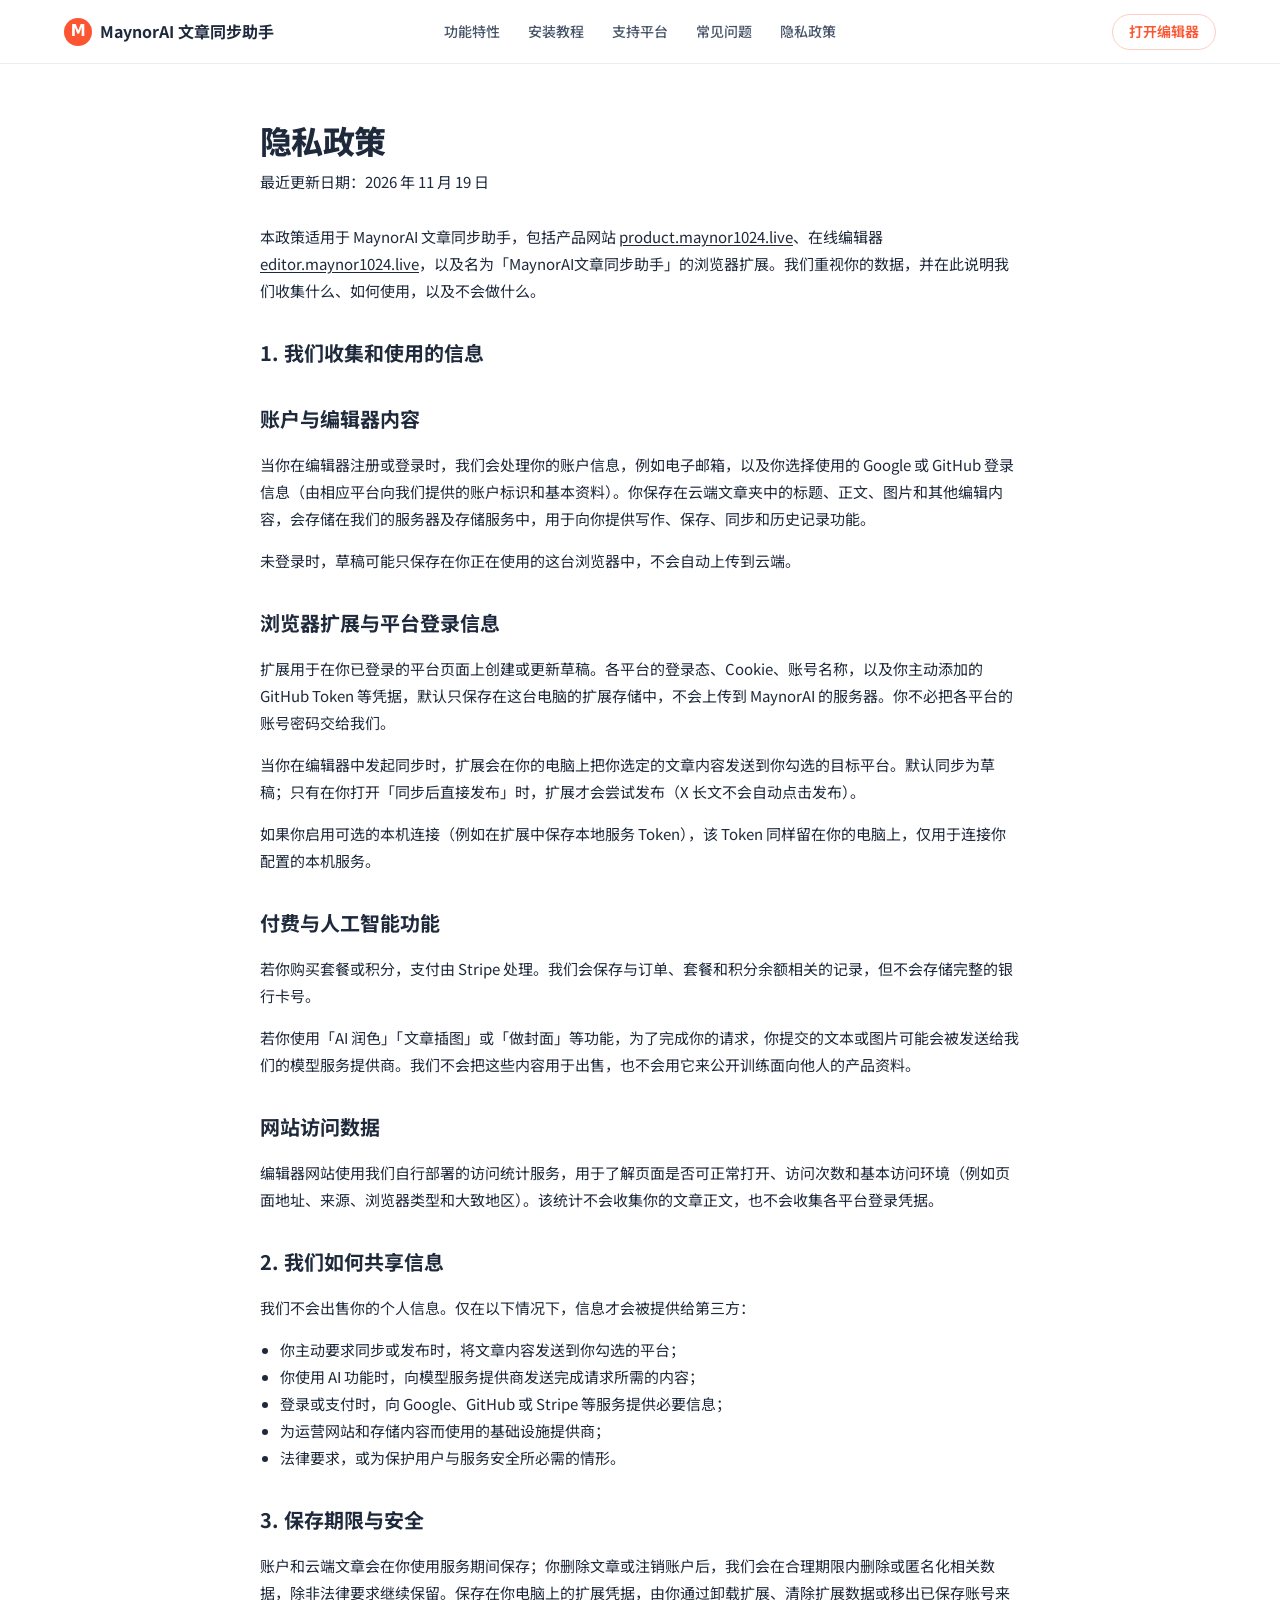
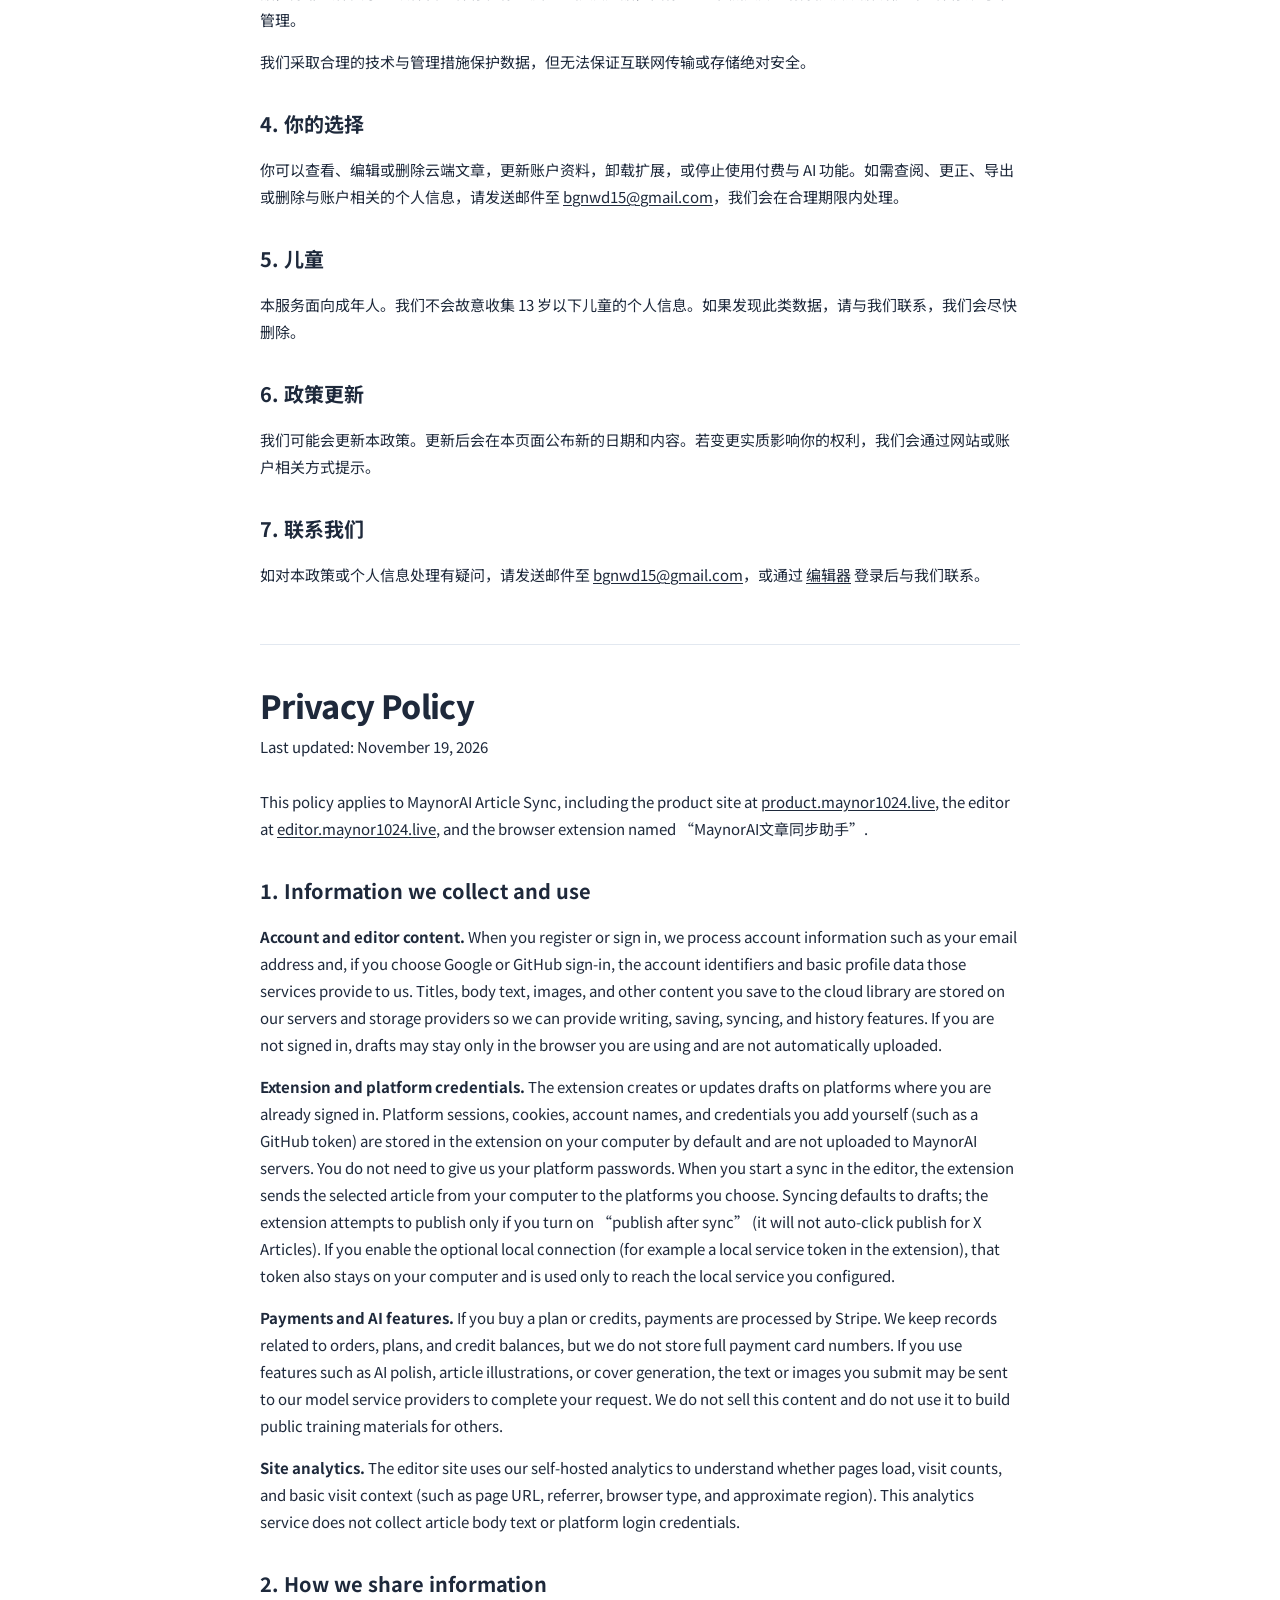
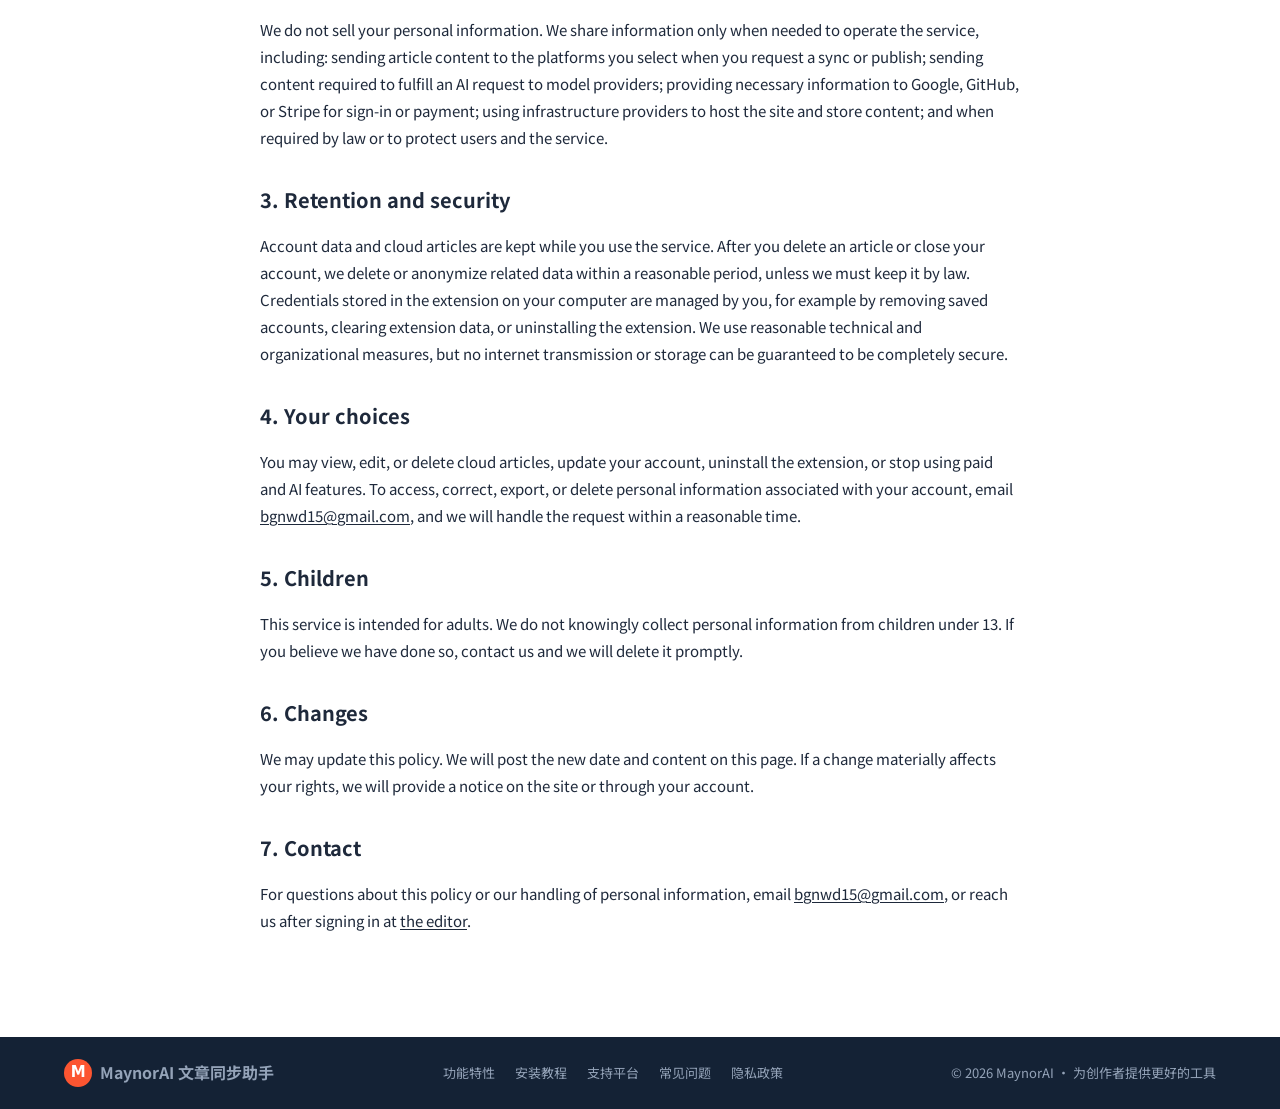
<file: privacy/index.html>
<!DOCTYPE html>
<html lang="zh-CN">
<head>
  <meta charset="UTF-8" />
  <meta name="viewport" content="width=device-width, initial-scale=1.0, viewport-fit=cover" />
  <title>隐私政策 - MaynorAI 文章同步助手</title>
  <meta name="description" content="MaynorAI 文章同步助手的隐私政策，说明扩展、编辑器和工作台如何处理你的账号、文章和本机登录信息。" />
  <link rel="canonical" href="https://product.maynor1024.live/privacy/" />
  <link rel="icon" href="../assets/favicon.ico" sizes="any" />
  <link rel="icon" type="image/png" href="../assets/favicon-32.png" sizes="32x32" />
  <link rel="apple-touch-icon" href="../assets/apple-touch-icon.png" />
  <link rel="preconnect" href="https://fonts.googleapis.com" />
  <link rel="preconnect" href="https://fonts.gstatic.com" crossorigin />
  <link href="https://fonts.googleapis.com/css2?family=Noto+Sans+SC:wght@400;500;600;700;800&display=swap" rel="stylesheet" />
  <link rel="stylesheet" href="../styles.css" />
</head>
<body class="legal-page">
  <header class="site-header">
    <div class="wrap">
      <a class="brand" href="../">
        <span class="brand-mark" aria-hidden="true">M</span>
        MaynorAI 文章同步助手
      </a>
      <nav class="nav-center" aria-label="页面导航">
        <a href="../#features">功能特性</a>
        <a href="../#install">安装教程</a>
        <a href="../#platforms">支持平台</a>
        <a href="../#faq">常见问题</a>
        <a href="./" aria-current="page">隐私政策</a>
      </nav>
      <a class="header-cta" href="https://editor.maynor1024.live/">打开编辑器</a>
      <button class="menu-btn" type="button" aria-label="打开菜单" aria-expanded="false" data-menu-toggle>
        <span></span><span></span><span></span>
      </button>
    </div>
  </header>
  <div class="mobile-nav" id="mobile-nav-panel" hidden>
    <a href="../#features">功能特性</a>
    <a href="../#install">安装教程</a>
    <a href="../#platforms">支持平台</a>
    <a href="../#faq">常见问题</a>
    <a href="./" aria-current="page">隐私政策</a>
    <a href="https://editor.maynor1024.live/">打开编辑器</a>
  </div>

  <main class="legal-main">
    <article class="legal-inner wrap">
      <h1>隐私政策</h1>
      <p class="legal-updated">最近更新日期：2026 年 11 月 19 日</p>

      <p>本政策适用于 MaynorAI 文章同步助手，包括产品网站 <a href="https://product.maynor1024.live/">product.maynor1024.live</a>、在线编辑器 <a href="https://editor.maynor1024.live/">editor.maynor1024.live</a>，以及名为「MaynorAI文章同步助手」的浏览器扩展。我们重视你的数据，并在此说明我们收集什么、如何使用，以及不会做什么。</p>

      <h2>1. 我们收集和使用的信息</h2>

      <h2>账户与编辑器内容</h2>
      <p>当你在编辑器注册或登录时，我们会处理你的账户信息，例如电子邮箱，以及你选择使用的 Google 或 GitHub 登录信息（由相应平台向我们提供的账户标识和基本资料）。你保存在云端文章夹中的标题、正文、图片和其他编辑内容，会存储在我们的服务器及存储服务中，用于向你提供写作、保存、同步和历史记录功能。</p>
      <p>未登录时，草稿可能只保存在你正在使用的这台浏览器中，不会自动上传到云端。</p>

      <h2>浏览器扩展与平台登录信息</h2>
      <p>扩展用于在你已登录的平台页面上创建或更新草稿。各平台的登录态、Cookie、账号名称，以及你主动添加的 GitHub Token 等凭据，默认只保存在这台电脑的扩展存储中，不会上传到 MaynorAI 的服务器。你不必把各平台的账号密码交给我们。</p>
      <p>当你在编辑器中发起同步时，扩展会在你的电脑上把你选定的文章内容发送到你勾选的目标平台。默认同步为草稿；只有在你打开「同步后直接发布」时，扩展才会尝试发布（X 长文不会自动点击发布）。</p>
      <p>如果你启用可选的本机连接（例如在扩展中保存本地服务 Token），该 Token 同样留在你的电脑上，仅用于连接你配置的本机服务。</p>

      <h2>付费与人工智能功能</h2>
      <p>若你购买套餐或积分，支付由 Stripe 处理。我们会保存与订单、套餐和积分余额相关的记录，但不会存储完整的银行卡号。</p>
      <p>若你使用「AI 润色」「文章插图」或「做封面」等功能，为了完成你的请求，你提交的文本或图片可能会被发送给我们的模型服务提供商。我们不会把这些内容用于出售，也不会用它来公开训练面向他人的产品资料。</p>

      <h2>网站访问数据</h2>
      <p>编辑器网站使用我们自行部署的访问统计服务，用于了解页面是否可正常打开、访问次数和基本访问环境（例如页面地址、来源、浏览器类型和大致地区）。该统计不会收集你的文章正文，也不会收集各平台登录凭据。</p>

      <h2>2. 我们如何共享信息</h2>
      <p>我们不会出售你的个人信息。仅在以下情况下，信息才会被提供给第三方：</p>
      <ul>
        <li>你主动要求同步或发布时，将文章内容发送到你勾选的平台；</li>
        <li>你使用 AI 功能时，向模型服务提供商发送完成请求所需的内容；</li>
        <li>登录或支付时，向 Google、GitHub 或 Stripe 等服务提供必要信息；</li>
        <li>为运营网站和存储内容而使用的基础设施提供商；</li>
        <li>法律要求，或为保护用户与服务安全所必需的情形。</li>
      </ul>

      <h2>3. 保存期限与安全</h2>
      <p>账户和云端文章会在你使用服务期间保存；你删除文章或注销账户后，我们会在合理期限内删除或匿名化相关数据，除非法律要求继续保留。保存在你电脑上的扩展凭据，由你通过卸载扩展、清除扩展数据或移出已保存账号来管理。</p>
      <p>我们采取合理的技术与管理措施保护数据，但无法保证互联网传输或存储绝对安全。</p>

      <h2>4. 你的选择</h2>
      <p>你可以查看、编辑或删除云端文章，更新账户资料，卸载扩展，或停止使用付费与 AI 功能。如需查阅、更正、导出或删除与账户相关的个人信息，请发送邮件至 <a href="mailto:bgnwd15@gmail.com">bgnwd15@gmail.com</a>，我们会在合理期限内处理。</p>

      <h2>5. 儿童</h2>
      <p>本服务面向成年人。我们不会故意收集 13 岁以下儿童的个人信息。如果发现此类数据，请与我们联系，我们会尽快删除。</p>

      <h2>6. 政策更新</h2>
      <p>我们可能会更新本政策。更新后会在本页面公布新的日期和内容。若变更实质影响你的权利，我们会通过网站或账户相关方式提示。</p>

      <h2>7. 联系我们</h2>
      <p>如对本政策或个人信息处理有疑问，请发送邮件至 <a href="mailto:bgnwd15@gmail.com">bgnwd15@gmail.com</a>，或通过 <a href="https://editor.maynor1024.live/">编辑器</a> 登录后与我们联系。</p>

      <section class="legal-en" lang="en">
        <h1>Privacy Policy</h1>
        <p class="legal-updated">Last updated: November 19, 2026</p>
        <p>This policy applies to MaynorAI Article Sync, including the product site at <a href="https://product.maynor1024.live/">product.maynor1024.live</a>, the editor at <a href="https://editor.maynor1024.live/">editor.maynor1024.live</a>, and the browser extension named “MaynorAI文章同步助手”.</p>

        <h2>1. Information we collect and use</h2>
        <p><strong>Account and editor content.</strong> When you register or sign in, we process account information such as your email address and, if you choose Google or GitHub sign-in, the account identifiers and basic profile data those services provide to us. Titles, body text, images, and other content you save to the cloud library are stored on our servers and storage providers so we can provide writing, saving, syncing, and history features. If you are not signed in, drafts may stay only in the browser you are using and are not automatically uploaded.</p>
        <p><strong>Extension and platform credentials.</strong> The extension creates or updates drafts on platforms where you are already signed in. Platform sessions, cookies, account names, and credentials you add yourself (such as a GitHub token) are stored in the extension on your computer by default and are not uploaded to MaynorAI servers. You do not need to give us your platform passwords. When you start a sync in the editor, the extension sends the selected article from your computer to the platforms you choose. Syncing defaults to drafts; the extension attempts to publish only if you turn on “publish after sync” (it will not auto-click publish for X Articles). If you enable the optional local connection (for example a local service token in the extension), that token also stays on your computer and is used only to reach the local service you configured.</p>
        <p><strong>Payments and AI features.</strong> If you buy a plan or credits, payments are processed by Stripe. We keep records related to orders, plans, and credit balances, but we do not store full payment card numbers. If you use features such as AI polish, article illustrations, or cover generation, the text or images you submit may be sent to our model service providers to complete your request. We do not sell this content and do not use it to build public training materials for others.</p>
        <p><strong>Site analytics.</strong> The editor site uses our self-hosted analytics to understand whether pages load, visit counts, and basic visit context (such as page URL, referrer, browser type, and approximate region). This analytics service does not collect article body text or platform login credentials.</p>

        <h2>2. How we share information</h2>
        <p>We do not sell your personal information. We share information only when needed to operate the service, including: sending article content to the platforms you select when you request a sync or publish; sending content required to fulfill an AI request to model providers; providing necessary information to Google, GitHub, or Stripe for sign-in or payment; using infrastructure providers to host the site and store content; and when required by law or to protect users and the service.</p>

        <h2>3. Retention and security</h2>
        <p>Account data and cloud articles are kept while you use the service. After you delete an article or close your account, we delete or anonymize related data within a reasonable period, unless we must keep it by law. Credentials stored in the extension on your computer are managed by you, for example by removing saved accounts, clearing extension data, or uninstalling the extension. We use reasonable technical and organizational measures, but no internet transmission or storage can be guaranteed to be completely secure.</p>

        <h2>4. Your choices</h2>
        <p>You may view, edit, or delete cloud articles, update your account, uninstall the extension, or stop using paid and AI features. To access, correct, export, or delete personal information associated with your account, email <a href="mailto:bgnwd15@gmail.com">bgnwd15@gmail.com</a>, and we will handle the request within a reasonable time.</p>

        <h2>5. Children</h2>
        <p>This service is intended for adults. We do not knowingly collect personal information from children under 13. If you believe we have done so, contact us and we will delete it promptly.</p>

        <h2>6. Changes</h2>
        <p>We may update this policy. We will post the new date and content on this page. If a change materially affects your rights, we will provide a notice on the site or through your account.</p>

        <h2>7. Contact</h2>
        <p>For questions about this policy or our handling of personal information, email <a href="mailto:bgnwd15@gmail.com">bgnwd15@gmail.com</a>, or reach us after signing in at <a href="https://editor.maynor1024.live/">the editor</a>.</p>
      </section>
    </article>
  </main>

  <footer class="site-footer">
    <div class="wrap">
      <a class="brand" href="../">
        <span class="brand-mark" aria-hidden="true">M</span>
        MaynorAI 文章同步助手
      </a>
      <nav class="foot-links" aria-label="页脚导航">
        <a href="../#features">功能特性</a>
        <a href="../#install">安装教程</a>
        <a href="../#platforms">支持平台</a>
        <a href="../#faq">常见问题</a>
        <a href="./">隐私政策</a>
      </nav>
      <div class="copyright">© 2026 MaynorAI · 为创作者提供更好的工具</div>
    </div>
  </footer>
  <script src="../app.js"></script>
</body>
</html>
</file>
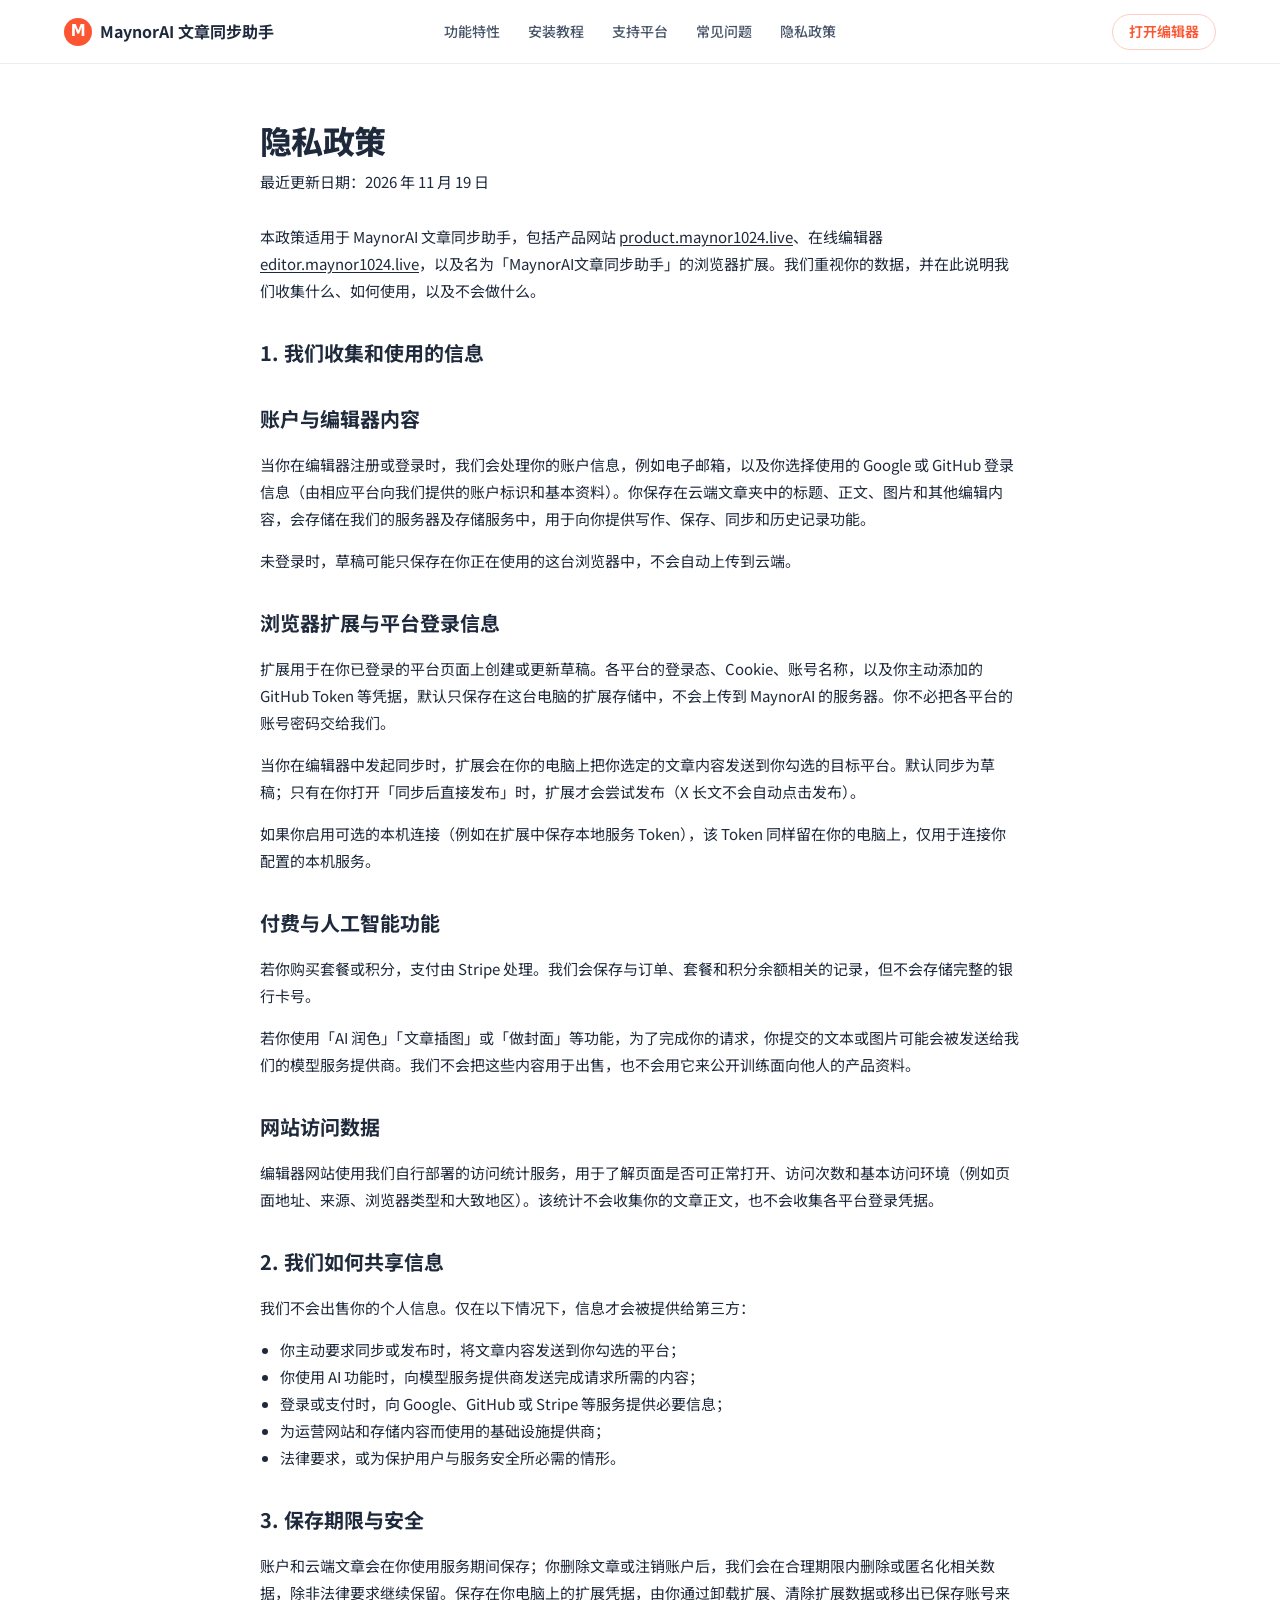
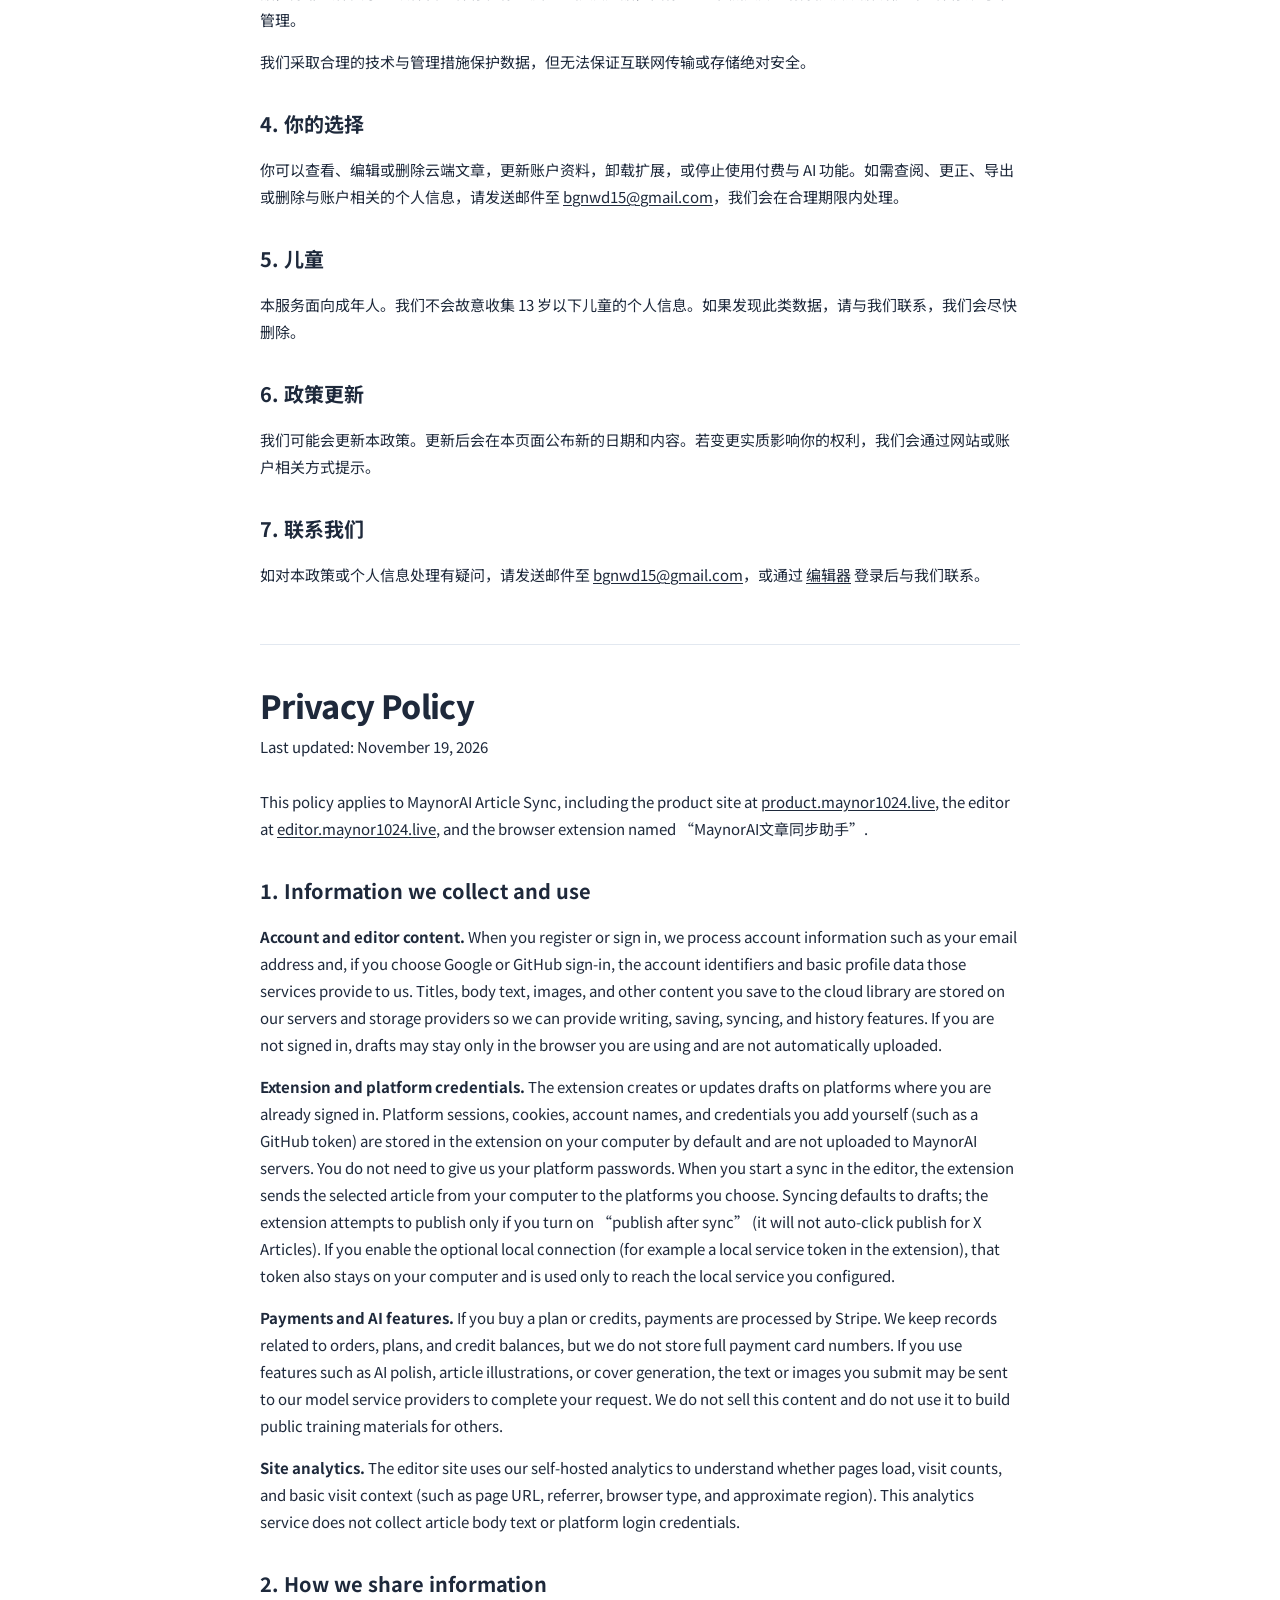
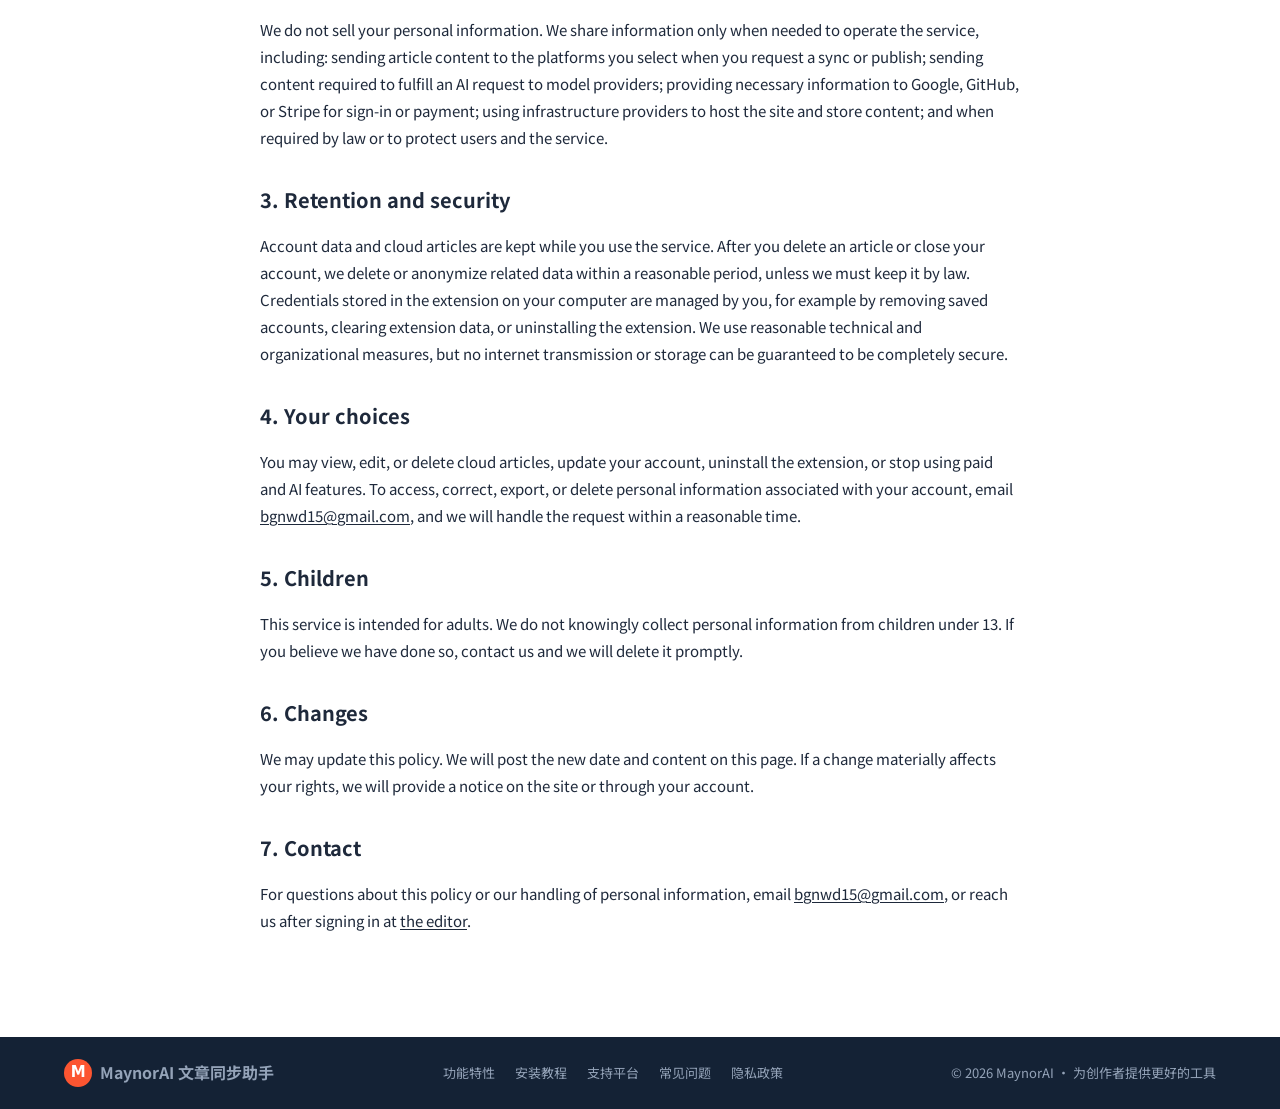
<file: privacy.html>
<!DOCTYPE html>
<html lang="zh-CN">
<head>
  <meta charset="UTF-8" />
  <meta http-equiv="refresh" content="0; url=/privacy/" />
  <link rel="canonical" href="https://product.maynor1024.live/privacy/" />
  <title>隐私政策 - MaynorAI 文章同步助手</title>
  <script>location.replace("/privacy/");</script>
</head>
<body>
  <p><a href="/privacy/">打开隐私政策</a></p>
</body>
</html>
</file>
<file: styles.css>
/* MaynorAI 文章同步 — marketing landing */
:root{
  --brand:#fc5531;
  --brand-soft:#fff1ee;
  --ink:#1e293b;
  --muted:#64748b;
  --line:#e2e8f0;
  --line-hover:#cbd5e1;
  --bg:#ffffff;
  --bg-soft:#f8fafc;
  --bg-cream:#fff6f1;
  --footer:#142235;
  --ok:#10b981;
  --info:#3b82f6;
  --radius:16px;
  --shadow:0 10px 40px rgba(15,23,42,.06);
  --font:"Noto Sans SC","PingFang SC","Microsoft YaHei",ui-sans-serif,system-ui,sans-serif;
  --mono:ui-monospace,SFMono-Regular,Menlo,Monaco,Consolas,"Liberation Mono",monospace;
  --max:1152px;
}
*{box-sizing:border-box}
html{scroll-behavior:smooth}
html,body{margin:0;padding:0}
body{
  font-family:var(--font);
  color:var(--ink);
  background:#fff;
  font-size:16px;
  line-height:1.7;
  -webkit-font-smoothing:antialiased;
}
a{color:inherit;text-decoration:none}
img,svg{display:block;max-width:100%}
button,input{font:inherit}
.wrap{width:min(var(--max), calc(100% - 40px));margin:0 auto}
.eyebrow{
  display:inline-flex;align-items:center;gap:6px;
  background:var(--brand-soft);color:var(--brand);
  border-radius:999px;padding:4px 12px;
  font-size:13px;font-weight:600;letter-spacing:.02em;
}
.section-head{text-align:center;max-width:820px;margin:0 auto 48px}
.nowrap{white-space:nowrap}
.section-head h2{
  margin:14px 0 10px;font-size:32px;line-height:1.3;font-weight:700;letter-spacing:-.02em;color:var(--ink)
}
.section-head p{margin:0;color:var(--muted);font-size:16px;line-height:1.7}
.accent{color:var(--brand)}

/* Header */
.site-header{
  position:sticky;top:0;z-index:50;
  height:64px;display:flex;align-items:center;
  background:rgba(255,255,255,.92);
  backdrop-filter:saturate(160%) blur(12px);
  border-bottom:1px solid rgba(226,232,240,.7);
}
.site-header .wrap{display:grid;grid-template-columns:1fr auto 1fr;align-items:center;gap:16px}
.brand{display:flex;align-items:center;gap:8px;font-weight:700;color:var(--ink);font-size:16px;justify-self:start}
.brand-mark{
  width:28px;height:28px;border-radius:50%;background:var(--brand);
  color:#fff;display:grid;place-items:center;
  font-weight:800;font-size:15px;letter-spacing:-.04em;flex:0 0 auto;
  font-family:Inter,ui-sans-serif,system-ui,sans-serif;
}
.nav-center{display:flex;justify-content:center;gap:28px}
.nav-center a{color:#475569;font-size:14px;font-weight:500}
.nav-center a:hover{color:var(--ink)}
.header-cta{
  justify-self:end;
  display:inline-flex;align-items:center;
  height:36px;padding:0 16px;border-radius:999px;
  border:1px solid #fdcdc3;color:var(--brand);background:#fff;
  font-size:14px;font-weight:600;
}
.header-cta:hover{background:var(--brand-soft)}
.menu-btn{
  display:none;justify-self:end;width:40px;height:40px;border:0;background:transparent;cursor:pointer;
  border-radius:8px;
}
.menu-btn span{display:block;width:18px;height:2px;background:var(--ink);margin:4px auto;border-radius:2px}
.mobile-nav{
  display:none;position:fixed;inset:64px 16px auto;background:#fff;border:1px solid var(--line);
  border-radius:16px;padding:12px;box-shadow:var(--shadow);z-index:60;
}
.mobile-nav a{display:block;padding:12px 14px;border-radius:10px;color:var(--ink);font-weight:500}
.mobile-nav a:hover{background:var(--bg-soft)}
.mobile-nav.is-open{display:block}

/* Hero */
.hero{
  position:relative;
  padding:72px 0 80px;
  background:
    radial-gradient(1200px 280px at 50% -40px, #ffe8e1 0%, rgba(255,241,238,.55) 42%, rgba(255,255,255,0) 70%),
    linear-gradient(#fff, #f8fafc 86%, #f1f5f9);
  text-align:center;
}
.hero-eyebrow{margin-bottom:22px}
.hero h1{
  margin:0 auto;max-width:900px;
  font-size:clamp(36px, 5.4vw, 56px);
  font-weight:800;letter-spacing:-.03em;line-height:1.18;
}
.hero h1 .line{display:block;color:var(--ink)}
.hero-lead{margin:18px auto 0;max-width:720px;color:var(--muted);font-size:16px}
.hero-link{
  display:inline-flex;margin-top:16px;color:var(--brand);font-weight:600;font-size:15px;
}
.hero-link:hover{text-decoration:underline}
.hero-actions{display:flex;justify-content:center;gap:12px;flex-wrap:wrap;margin-top:28px}
.btn{
  display:inline-flex;align-items:center;justify-content:center;gap:8px;
  height:48px;padding:0 26px;border-radius:999px;font-size:16px;font-weight:600;
  border:1px solid transparent;cursor:pointer;
}
.btn svg{width:18px;height:18px}
.btn-primary{background:var(--brand);color:#fff;box-shadow:0 8px 20px rgba(252,85,49,.25)}
.btn-primary:hover{filter:brightness(.96)}
.btn-ghost{background:#fff;color:var(--ink);border-color:#e8edf3}
.btn-ghost:hover{border-color:#cbd5e1;background:#f8fafc}
.btn-on-brand{background:#fff;color:var(--brand)}
.btn-on-brand:hover{background:#fff7f5}
.btn-outline-light{background:transparent;color:#fff;border-color:rgba(255,255,255,.55)}
.btn-outline-light:hover{background:rgba(255,255,255,.1)}
.hero-stats{
  display:grid;grid-template-columns:repeat(3,1fr);
  width:min(760px,100%);margin:36px auto 0;
  background:#fff;border:1px solid var(--line);border-radius:18px;
  overflow:hidden;box-shadow:0 8px 30px rgba(15,23,42,.04);
}
.hero-stats div{padding:18px 12px}
.hero-stats div+div{border-left:1px solid var(--line)}
.hero-stats b{display:block;font-size:22px;font-weight:800;letter-spacing:-.03em;white-space:nowrap}
.hero-stats span{color:var(--muted);font-size:13px}

/* Mockup */
.hero-mock{
  position:relative;width:min(860px,100%);margin:44px auto 0;text-align:left;
}
.browser{
  background:#fff;border:1px solid #e6ebf1;border-radius:18px;
  box-shadow:0 18px 50px rgba(15,23,42,.08);overflow:hidden;
}
.browser-bar{display:flex;align-items:center;gap:10px;padding:12px 16px;background:#f8fafc;border-bottom:1px solid var(--line)}
.dots{display:flex;gap:6px}
.dots i{width:10px;height:10px;border-radius:50%;background:#e2e8f0;display:block}
.dots i:first-child{background:#f9a8a8}
.dots i:nth-child(2){background:#fcd34d}
.dots i:nth-child(3){background:#86efac}
.addr{
  flex:1;height:28px;border-radius:999px;background:#fff;border:1px solid #e8edf3;
  color:#94a3b8;font-size:12px;display:flex;align-items:center;padding:0 12px;
}
.browser-body{display:grid;grid-template-columns:1fr 280px;gap:0;min-height:280px}
.article{padding:28px 32px 36px}
.article h3{margin:0 0 12px;font-size:20px;font-weight:700}
.article p,.article li{margin:0 0 10px;color:#64748b;font-size:13.5px;line-height:1.7}
.article ol{margin:8px 0 0;padding-left:18px}
.popup{
  margin:22px 22px 22px 0;
  background:#fff;border:1px solid #edf0f4;border-radius:16px;
  box-shadow:0 16px 40px rgba(15,23,42,.12);padding:16px 16px 18px;align-self:start;
}
.popup h4{margin:0 0 12px;display:flex;align-items:center;gap:8px;font-size:14px}
.popup h4 .brand-mark{width:22px;height:22px;font-size:12px}
.plat{display:flex;align-items:center;gap:8px;padding:8px 0;font-size:13px;font-weight:600}
.plat .box{
  margin-left:auto;width:16px;height:16px;border-radius:4px;border:1.5px solid #cbd5e1;background:#fff;
}
.plat.is-on .box{background:var(--brand);border-color:var(--brand);position:relative}
.plat.is-on .box::after,.plat-acc.is-on .box::after{content:"";position:absolute;left:4px;top:1px;width:5px;height:8px;border:solid #fff;border-width:0 2px 2px 0;transform:rotate(45deg)}
.plat-acc .box{
  margin-left:auto;width:16px;height:16px;border-radius:4px;border:1.5px solid #cbd5e1;background:#fff;position:relative;
}
.plat-acc.is-on .box{background:var(--brand);border-color:var(--brand)}
.popup .btn{width:100%;height:40px;margin-top:10px;font-size:14px}
.plat-acc{display:flex;align-items:center;gap:8px;padding:2px 0 2px 28px;font-size:12px;font-weight:500;color:#64748b}
.plat-acc .box{margin-left:auto}

/* Install */
#install{padding:88px 0;background:var(--bg-soft)}
.steps{display:grid;grid-template-columns:repeat(3,1fr);gap:20px}
.step{
  background:#fff;border-radius:18px;padding:24px 22px 26px;min-height:230px;
  border:1.5px solid #fdcdc3;
}
.step.blue{border-color:#bfdbfe}
.step.green{border-color:#a7f3d0}
.step-num{
  width:32px;height:32px;border-radius:50%;display:grid;place-items:center;
  color:#fff;font-weight:700;font-size:14px;margin-bottom:16px;
  background:var(--brand);
}
.step.blue .step-num{background:var(--info)}
.step.green .step-num{background:var(--ok)}
.step h3{margin:0 0 8px;font-size:18px}
.step p{margin:0;color:var(--muted);font-size:14px;line-height:1.75}
.step code{font-family:var(--mono);font-size:12.5px;background:#f1f5f9;padding:1px 5px;border-radius:4px;color:#334155}

/* Features */
#features{padding:88px 0;background:#fff}
.features{display:grid;grid-template-columns:repeat(3,1fr);gap:20px}
.feature{
  background:#fff;border:1px solid var(--line);border-radius:18px;padding:24px 22px 26px;
  box-shadow:0 1px 0 rgba(15,23,42,.02);
}
.feature:hover{border-color:var(--line-hover)}
.ficon{
  width:44px;height:44px;border-radius:14px;display:grid;place-items:center;margin-bottom:16px;
}
.ficon svg{width:22px;height:22px}
.feature h3{margin:0 0 8px;font-size:16px;font-weight:700}
.feature p{margin:0;color:var(--muted);font-size:14px;line-height:1.7}
.c-orange{background:#fff1ee;color:#fc5531}
.c-blue{background:#eff6ff;color:#3b82f6}
.c-green{background:#ecfdf5;color:#10b981}
.c-purple{background:#f5f3ff;color:#7c3aed}
.c-amber{background:#fffbeb;color:#d97706}
.c-pink{background:#fdf2f8;color:#db2777}

/* MCP band */
.mcp-band{background:var(--bg-cream);padding:88px 0 48px}
#mcp .mcp-grid{display:grid;grid-template-columns:1fr 1.05fr;gap:48px;align-items:center}
.mcp-copy .eyebrow{margin-bottom:16px;background:#fff;border:1px solid #ffd4c9}
.mcp-copy h2{margin:0 0 14px;font-size:32px;line-height:1.28;letter-spacing:-.02em}
.mcp-copy > p{margin:0 0 22px;color:var(--muted)}
.mcp-steps{list-style:none;margin:0 0 28px;padding:0;display:grid;gap:16px}
.mcp-steps li{display:grid;grid-template-columns:28px 1fr;gap:12px;align-items:start}
.mcp-steps b{display:block;margin-bottom:2px}
.mcp-steps span{color:var(--muted);font-size:14px}
.idx{
  width:28px;height:28px;border-radius:50%;background:#fff;border:1px solid #fecaca;
  color:var(--brand);font-size:12px;font-weight:700;display:grid;place-items:center;
}
.workflow{
  background:#142235;color:#e2e8f0;border-radius:24px;padding:22px 22px 20px;
  box-shadow:0 20px 50px rgba(20,34,53,.25);min-height:340px;
}
.workflow-head{display:flex;align-items:center;justify-content:space-between;margin-bottom:18px}
.workflow-head .dots i{background:#334155}
.workflow-head .dots i:first-child{background:#fb7185}
.wf-label{font-size:11px;letter-spacing:.14em;color:#94a3b8;font-weight:600}
.wf-row{display:grid;grid-template-columns:1fr auto 1fr;gap:12px;align-items:center}
.wf-card{background:#1c3148;border:1px solid #2a4663;border-radius:16px;padding:16px}
.wf-card.alt{background:#1a2a22;border-color:#245c45}
.wf-card strong{display:block;font-size:15px}
.wf-card em{display:block;font-style:normal;color:#94a3b8;font-size:11px;margin-bottom:6px;font-weight:700;letter-spacing:.04em}
.wf-card p{margin:4px 0 0;color:#94a3b8;font-size:12px}
.wf-arrow{color:#94a3b8;font-size:11px;font-weight:700;letter-spacing:.08em;text-align:center}
.wf-down{text-align:center;color:#94a3b8;font-size:12px;margin:16px 0 12px}
.wf-ext{
  background:#123a5c;border:1px solid #2a5f86;border-radius:16px;padding:16px;
  display:flex;align-items:center;justify-content:space-between;gap:12px;
}
.wf-ext p{margin:4px 0 0;color:#94a3b8;font-size:12px}
.cookie{
  flex:0 0 auto;background:#134e3a;color:#6ee7b7;border:1px solid #27785a;
  border-radius:999px;padding:4px 10px;font-size:12px;font-weight:600;
}
.wf-tools{display:flex;flex-wrap:wrap;gap:8px;margin-top:16px}
.wf-tools span{
  background:#1c3148;border:1px solid #2a4663;border-radius:999px;
  padding:4px 10px;font-size:12px;color:#cbd5e1;
}

/* Setup */
#mcp-setup{padding:0 0 88px;background:var(--bg-cream)}
.setup-card{
  background:#fff;border:1px solid #ffe0d6;border-radius:24px;padding:36px 32px 32px;
  box-shadow:0 8px 30px rgba(252,85,49,.04);
}
.setup-top{display:flex;justify-content:space-between;gap:16px;align-items:flex-start;margin-bottom:24px}
.setup-top h2{margin:0 0 8px;font-size:24px}
.setup-top p{margin:0;color:var(--muted)}
.pill{background:var(--brand-soft);color:var(--brand);border-radius:999px;padding:6px 12px;font-size:13px;font-weight:600;white-space:nowrap}
.setup-steps{display:grid;grid-template-columns:repeat(3,1fr);gap:16px;margin-bottom:28px}
.setup-step{background:#f8fafc;border-radius:16px;padding:18px 16px}
.setup-step .n{color:var(--brand);font-weight:700;font-size:13px}
.setup-step h3{margin:8px 0 6px;font-size:16px}
.setup-step p{margin:0;color:var(--muted);font-size:14px}
.setup-tabs{display:flex;align-items:center;gap:10px;margin:0 0 12px;flex-wrap:wrap}
.setup-tabs .label{color:var(--muted);font-size:13px;margin-right:4px}
.tab{
  border:1px solid var(--line);background:#fff;color:var(--ink);
  border-radius:999px;padding:6px 14px;font-size:13px;font-weight:600;cursor:pointer;
}
.tab.is-active{background:#fff;border-color:#fdcdc3;color:var(--brand)}
.codebox{
  background:#142235;color:#e2e8f0;border-radius:16px;overflow:hidden;position:relative;
}
.code-head{display:flex;align-items:center;justify-content:space-between;padding:12px 14px;border-bottom:1px solid #24364d}
.code-head span{color:#94a3b8;font-size:12px;font-family:var(--mono)}
.copy-btn{
  background:#1c3148;color:#e2e8f0;border:1px solid #2a4663;border-radius:8px;
  padding:5px 10px;font-size:12px;cursor:pointer;font-weight:600;
}
.copy-btn:hover{background:#243b55}
.codebox pre{
  margin:0;padding:20px 22px 24px;font-family:var(--mono);font-size:13px;line-height:1.7;
  overflow:auto;white-space:pre-wrap;word-break:break-word;
}
.codebox .cmt{color:#64748b}
.codebox .cmd{color:#86efac}
.setup-note{margin:14px 0 0;color:var(--muted);font-size:13px;line-height:1.7}
.win-tips{
  display:none;margin-top:16px;background:#fff7f5;border:1px solid #ffe0d6;border-radius:16px;padding:16px 18px;
}
.win-tips.is-show{display:block}
.win-tips h3{margin:0 0 8px;font-size:15px}
.win-tips ul{margin:0;padding-left:18px;color:var(--muted);font-size:13px}
.win-tips li{margin:4px 0}

/* Platforms */
#platforms{padding:88px 0;background:#fff}
.platforms{display:grid;grid-template-columns:repeat(4,1fr);gap:16px}
.platform{
  display:flex;flex-direction:column;align-items:center;justify-content:center;gap:10px;
  min-height:112px;background:#f8fafc;border:1px solid var(--line);border-radius:16px;
  padding:18px 10px;text-align:center;color:var(--ink);font-size:14px;font-weight:600;
}
.platform:hover{border-color:var(--line-hover);background:#fff}
.platform .tag{font-size:11px;font-weight:600;color:var(--brand);background:#fff7f5;border:1px solid #ffe0d6;border-radius:999px;padding:2px 8px}
.pmark{
  width:36px;height:36px;border-radius:10px;display:grid;place-items:center;
  color:#fff;font-size:13px;font-weight:800;letter-spacing:-.04em;
}

/* How */
#guide{padding:88px 0;background:#fff;border-top:1px solid var(--line)}
.guide-list{display:grid;gap:40px;width:min(880px,100%);margin:0 auto}
.guide-item h3{margin:0 0 8px;font-size:20px;line-height:1.4;font-weight:700}
.guide-item p{margin:0 0 14px;color:var(--muted);font-size:15px;line-height:1.75}
.guide-item figure{
  margin:0;border:1px solid var(--line);border-radius:16px;overflow:hidden;
  background:#0f172a;box-shadow:var(--shadow);
}
.guide-item img{width:100%;height:auto;vertical-align:top;background:#0f172a}

#how{padding:88px 0;background:var(--bg-soft)}
.scenes{display:grid;grid-template-columns:1fr 1fr;gap:20px}
.scene{background:#fff;border-radius:20px;padding:28px 26px;border:1.5px solid #fdcdc3}
.scene.blue{border-color:#bfdbfe}
.scene-kicker{display:flex;align-items:flex-start;gap:12px;margin-bottom:18px}
.scene-ico{
  width:36px;height:36px;border-radius:10px;display:grid;place-items:center;flex:0 0 auto;
}
.scene h3{margin:0;font-size:18px}
.scene h3 span{display:block;color:var(--muted);font-size:13px;font-weight:500;margin-top:2px}
.scene ol{list-style:none;margin:0;padding:0;display:grid;gap:12px}
.scene li{display:grid;grid-template-columns:24px 1fr;gap:10px;align-items:start;color:#334155;font-size:14.5px}
.scene li i{
  width:24px;height:24px;border-radius:50%;display:grid;place-items:center;
  color:#fff;font-style:normal;font-size:12px;font-weight:700;background:var(--brand);
}
.scene.blue li i{background:var(--info)}

/* FAQ */
#faq{padding:88px 0 96px;background:#f8fafc}
.faq-list{width:min(760px,100%);margin:0 auto;display:grid;gap:10px}
.faq-item{background:#fff;border:1px solid var(--line);border-radius:14px;overflow:hidden}
.faq-item button{
  width:100%;text-align:left;background:none;border:0;padding:16px 20px;
  display:flex;align-items:center;justify-content:space-between;gap:16px;
  font-size:15px;font-weight:600;color:var(--ink);cursor:pointer;
}
.faq-item button .chev{color:#94a3b8;transition:transform .2s}
.faq-item.is-open button .chev{transform:rotate(180deg)}
.faq-item .answer{display:none;padding:0 20px 16px;color:var(--muted);font-size:14px;line-height:1.75}
.faq-item.is-open .answer{display:block}

/* CTA + footer */
.cta-band{background:var(--brand);color:#fff;text-align:center;padding:72px 0}
.cta-band h2{margin:0 0 10px;font-size:32px;font-weight:700;letter-spacing:-.02em}
.cta-band .sub{margin:0;opacity:.95}
.cta-band .hero-actions{margin-top:24px}
.cta-fine{margin:18px 0 0;font-size:13px;color:rgba(255,255,255,.85)}
.site-footer{background:var(--footer);color:#94a3b8;padding:22px 0}
.site-footer .wrap{display:flex;align-items:center;justify-content:space-between;gap:16px;flex-wrap:wrap}
.site-footer .brand{color:#fff}
.foot-links{display:flex;gap:20px;font-size:13px}
.foot-links a:hover{color:#fff}
.copyright{font-size:13px}

#updates{background:var(--bg-soft);padding:80px 0;border-top:1px solid var(--line)}
.updates-list{
  list-style:none;margin:0 auto;padding:0;
  width:min(760px,100%);
  display:grid;gap:14px;
}
.updates-list li{
  background:#fff;border:1px solid var(--line);border-radius:14px;
  padding:20px 22px;
}
.updates-list h3{margin:0 0 8px;font-size:17px;line-height:1.4;font-weight:700}
.updates-list p{margin:0;color:var(--muted);font-size:14.5px;line-height:1.75}

@media (max-width: 960px){
  .nav-center{display:none}
  .header-cta{display:none}
  .menu-btn{display:block}
  .site-header .wrap{grid-template-columns:1fr auto}
  .browser-body{grid-template-columns:1fr}
  .popup{margin:0 22px 22px}
  .steps,.features,.setup-steps{grid-template-columns:1fr}
  #mcp .mcp-grid,.scenes{grid-template-columns:1fr}
  .platforms{grid-template-columns:repeat(2,1fr)}
  .hero{padding:48px 0 56px}
  .section-head h2,.mcp-copy h2,.cta-band h2{font-size:28px}
}
@media (max-width: 560px){
  .hero-stats{grid-template-columns:1fr;width:100%}
  .hero-stats div+div{border-left:0;border-top:1px solid var(--line)}
  .hero-actions .btn{width:100%}
  .setup-top{flex-direction:column}
}

/* Privacy / legal page */
.legal-page .legal-main{padding:56px 0 88px}
.legal-page .legal-inner{width:min(760px,100%);margin:0 auto}
.legal-page .legal-inner h1{margin:0 0 8px;font-size:32px;font-weight:800;letter-spacing:-.02em;line-height:1.25}
.legal-page .legal-updated{margin:0 0 28px;color:var(--muted);font-size:14px}
.legal-page .legal-inner h2{margin:32px 0 12px;font-size:20px;font-weight:700}
.legal-page .legal-inner p,
.legal-page .legal-inner li{font-size:15px;line-height:1.8;color:var(--text)}
.legal-page .legal-inner ul{margin:0 0 16px;padding-left:1.25em}
.legal-page .legal-inner a{text-decoration:underline;text-underline-offset:2px}
.legal-page .legal-en{margin-top:56px;padding-top:40px;border-top:1px solid var(--line)}
.legal-page .site-header .brand,
.legal-page .site-footer .brand{color:inherit}
@media (max-width:960px){
  .legal-page .legal-inner h1{font-size:28px}
}
</file>
